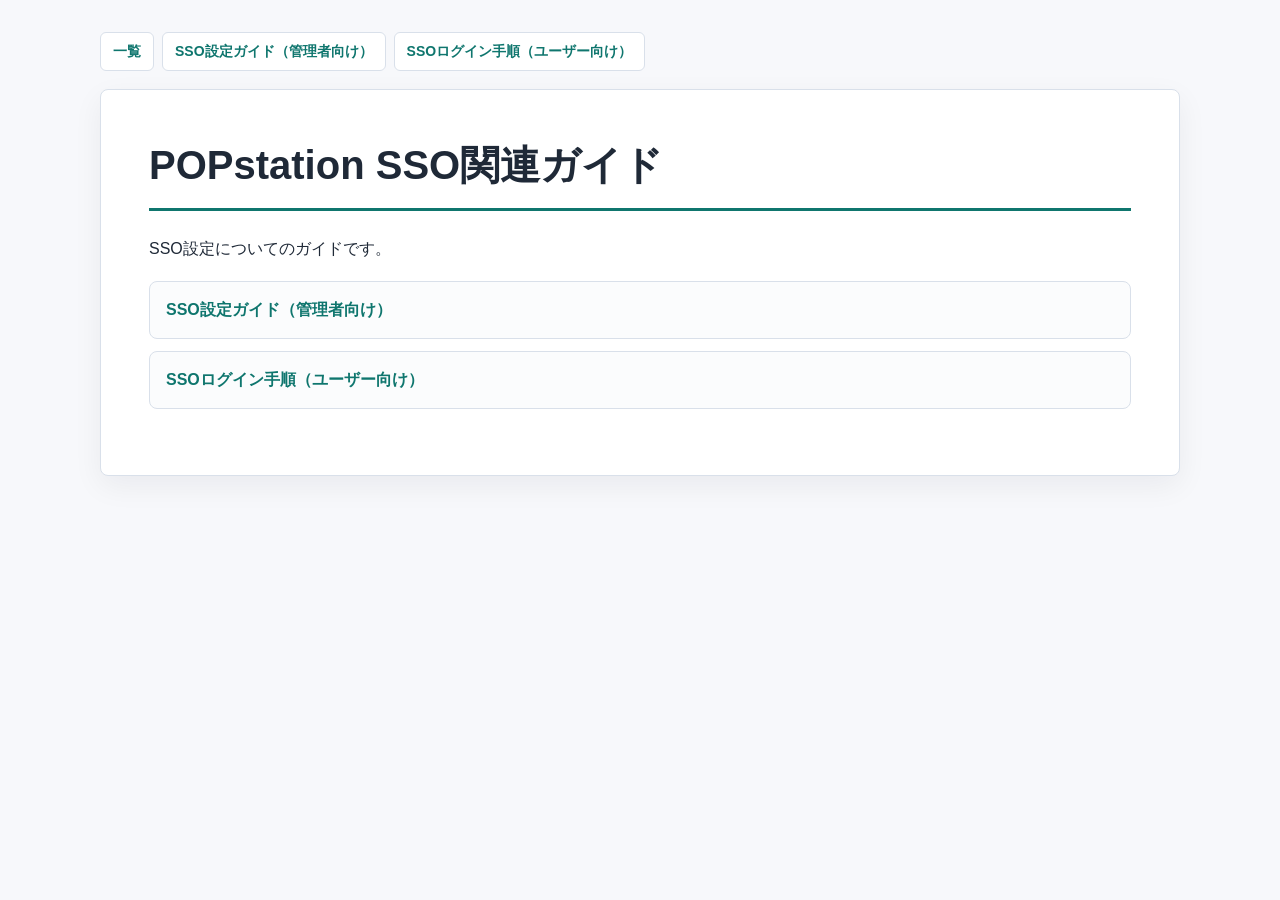
<file: index.html>
<!doctype html>
<html lang="ja">
<head>
  <meta charset="utf-8">
  <meta name="viewport" content="width=device-width, initial-scale=1">
  <title>POPstation SSO関連ガイド</title>
  <link rel="stylesheet" href="style.css">
</head>
<body>
  <div class="page">
    <nav class="doc-nav" aria-label="ドキュメント一覧">
<a href="index.html">一覧</a>
<a href="sso-admin-azure-setup-guide.html">SSO設定ガイド（管理者向け）</a>
<a href="sso-user-login-guide.html">SSOログイン手順（ユーザー向け）</a>
</nav>
    <main>
<h1>POPstation SSO関連ガイド</h1>
<p>SSO設定についてのガイドです。</p>
<ul class="index-list">
<li><a href="sso-admin-azure-setup-guide.html">SSO設定ガイド（管理者向け）</a></li>
<li><a href="sso-user-login-guide.html">SSOログイン手順（ユーザー向け）</a></li>
</ul>
    </main>
  </div>
</body>
</html>
</file>
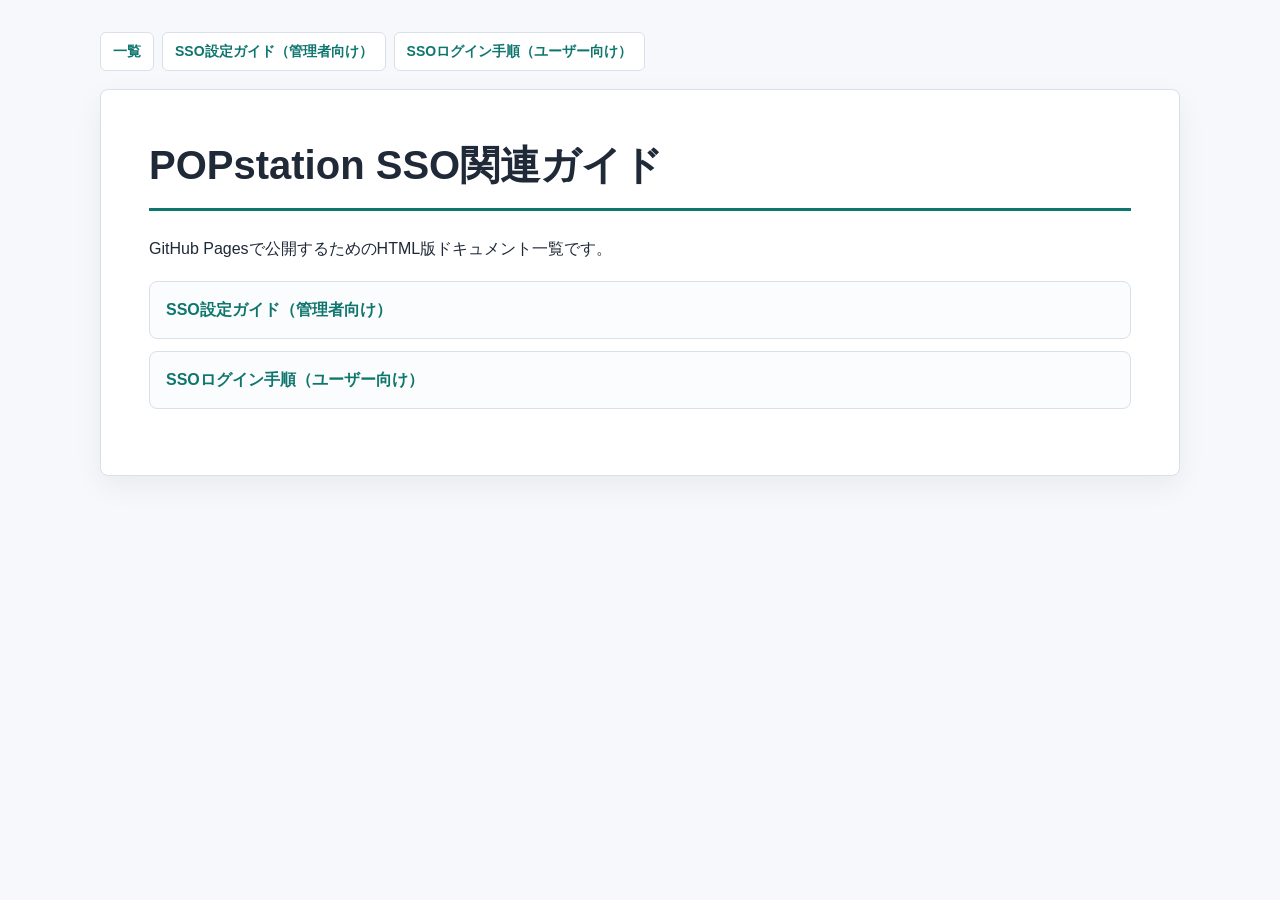
<file: SSO_html/index.html>
<!doctype html>
<html lang="ja">
<head>
  <meta charset="utf-8">
  <meta name="viewport" content="width=device-width, initial-scale=1">
  <title>POPstation SSO関連ガイド</title>
  <link rel="stylesheet" href="style.css">
</head>
<body>
  <div class="page">
    <nav class="doc-nav" aria-label="ドキュメント一覧">
<a href="index.html">一覧</a>
<a href="sso-admin-azure-setup-guide.html">SSO設定ガイド（管理者向け）</a>
<a href="sso-user-login-guide.html">SSOログイン手順（ユーザー向け）</a>
</nav>
    <main>
<h1>POPstation SSO関連ガイド</h1>
<p>GitHub Pagesで公開するためのHTML版ドキュメント一覧です。</p>
<ul class="index-list">
<li><a href="sso-admin-azure-setup-guide.html">SSO設定ガイド（管理者向け）</a></li>
<li><a href="sso-user-login-guide.html">SSOログイン手順（ユーザー向け）</a></li>
</ul>
    </main>
  </div>
</body>
</html>
</file>
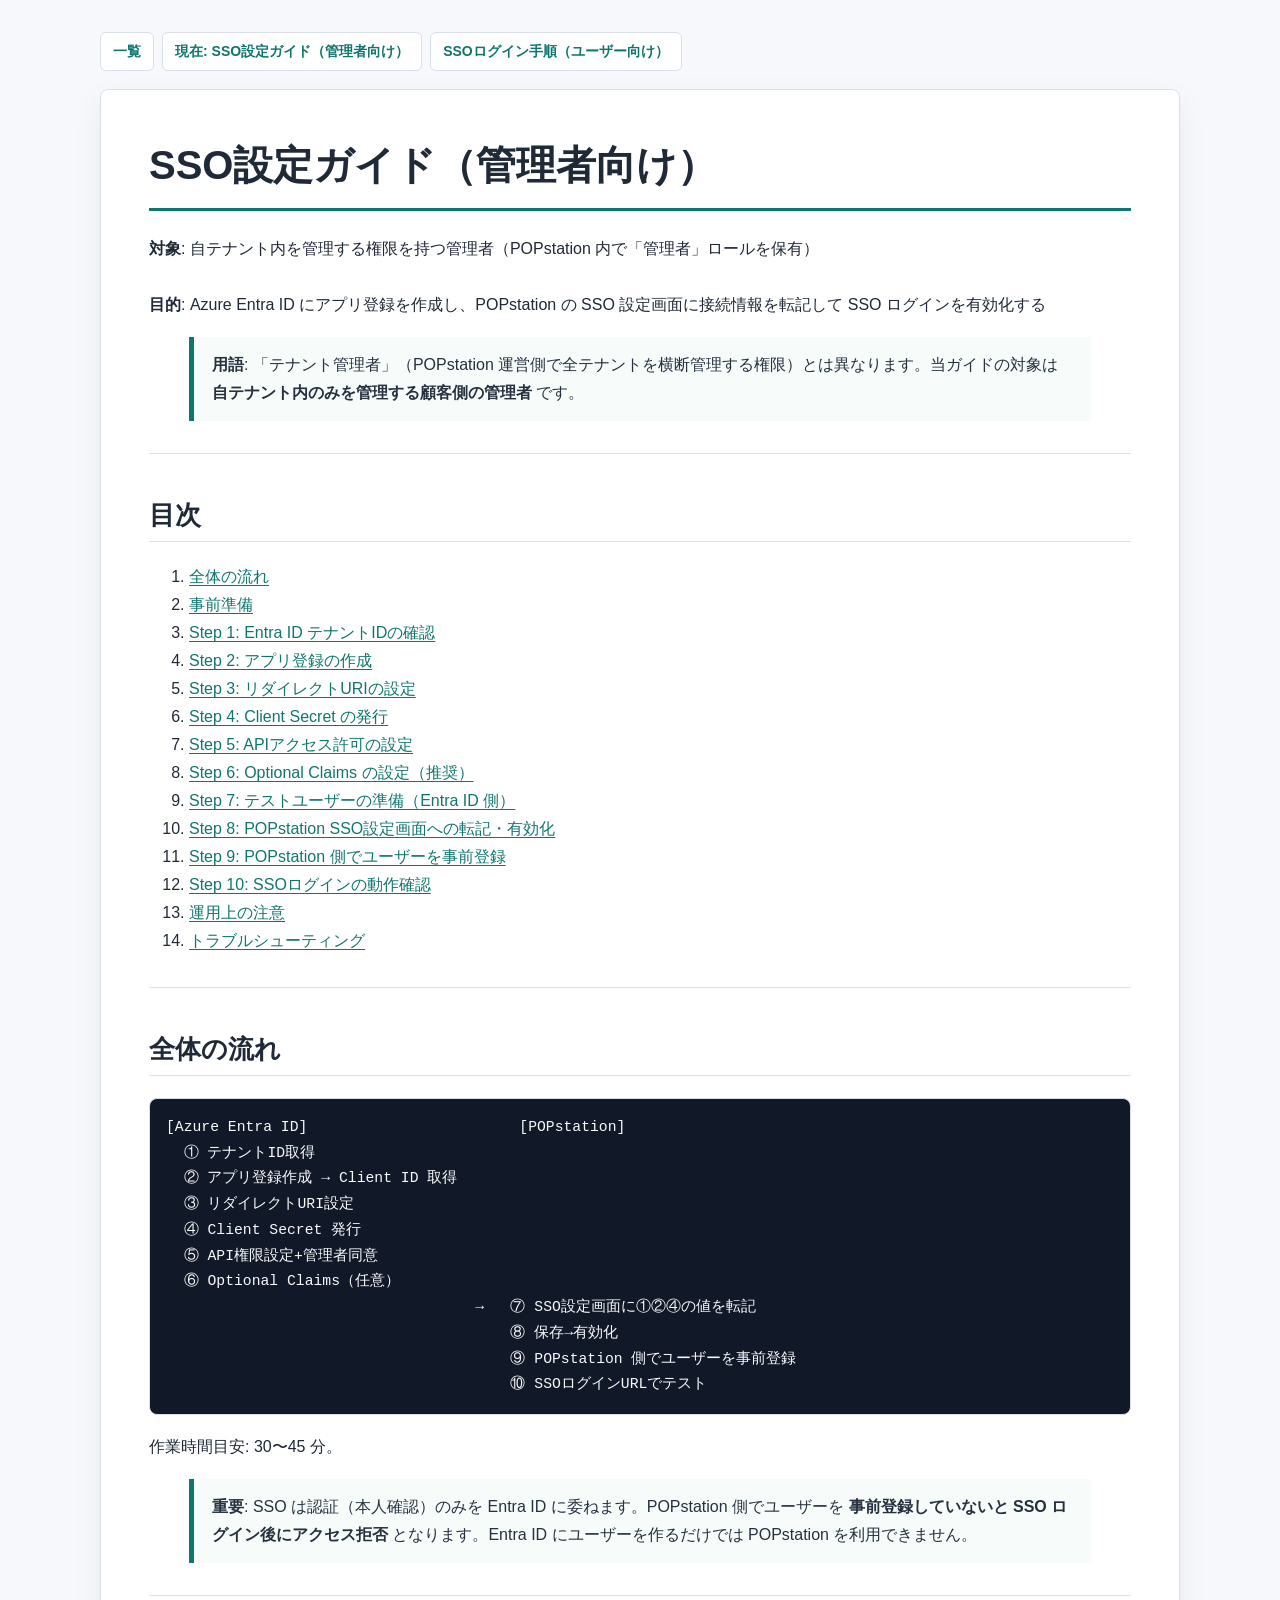
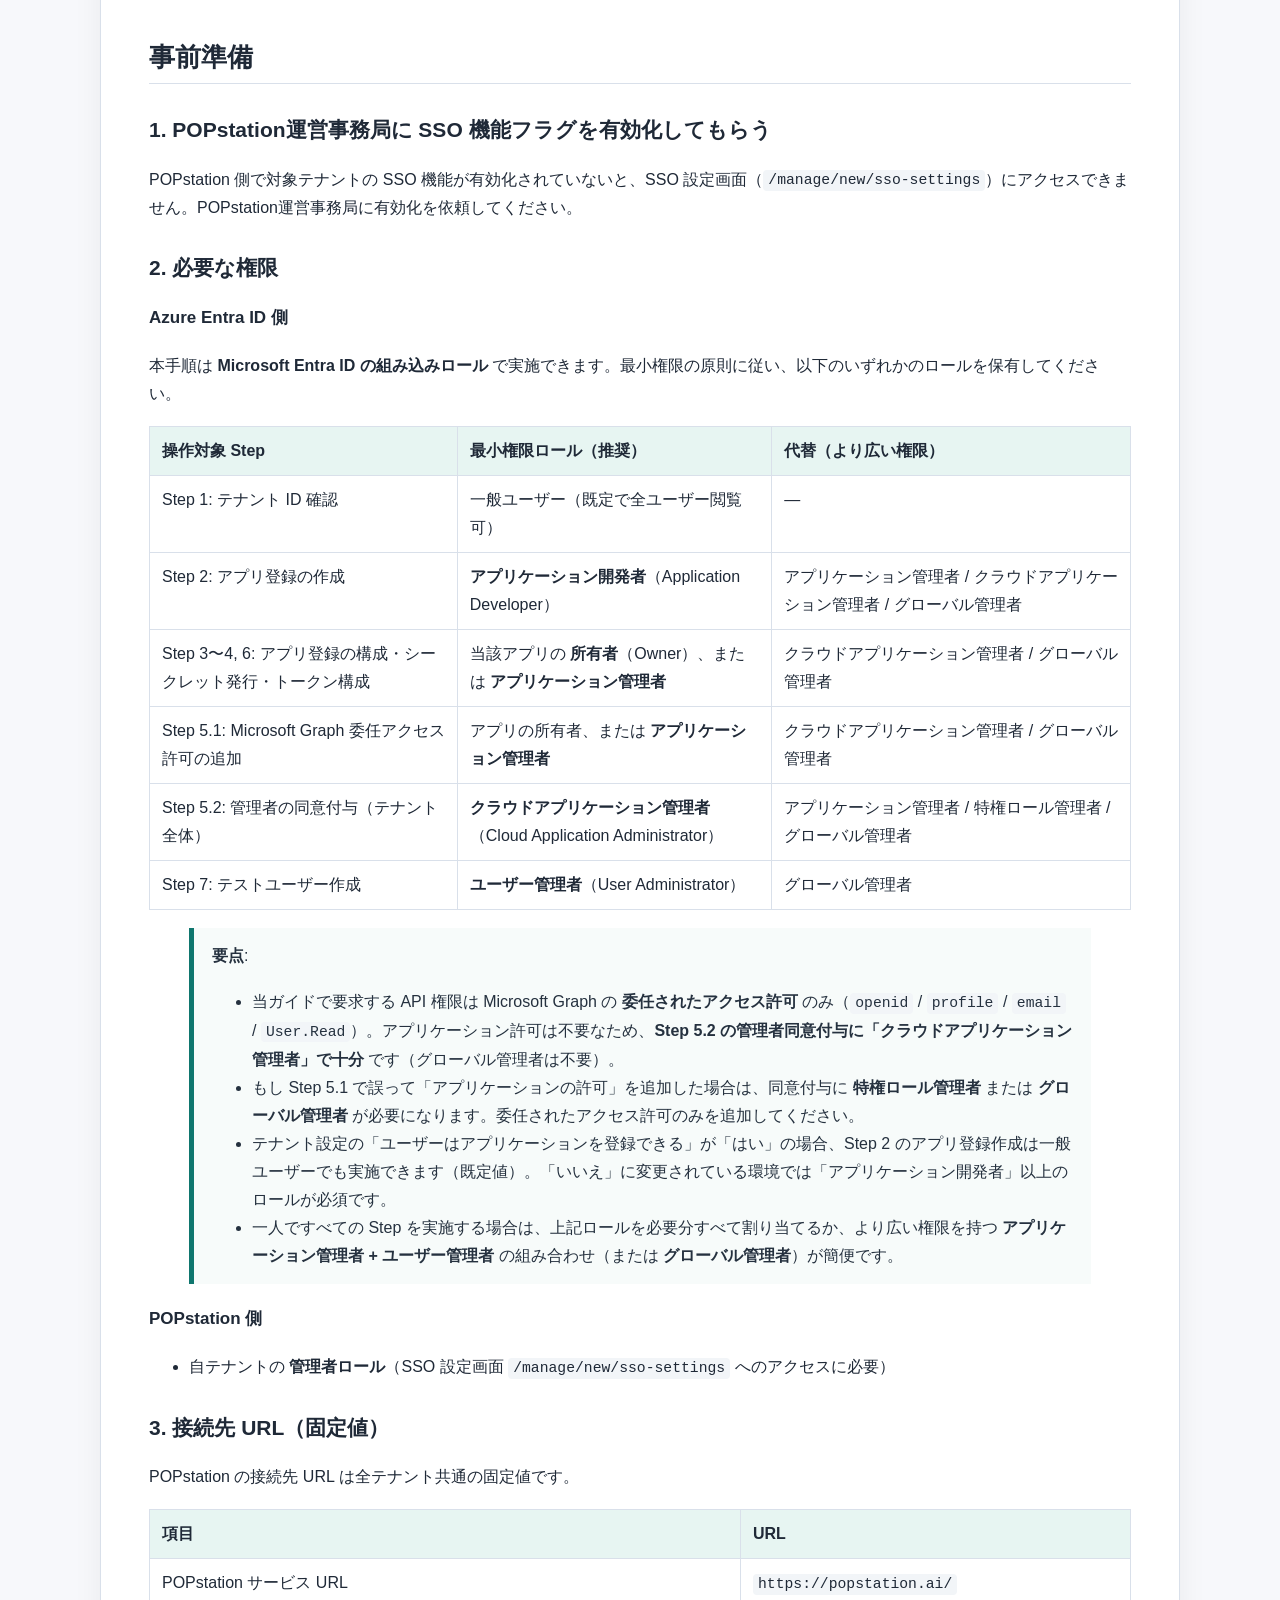
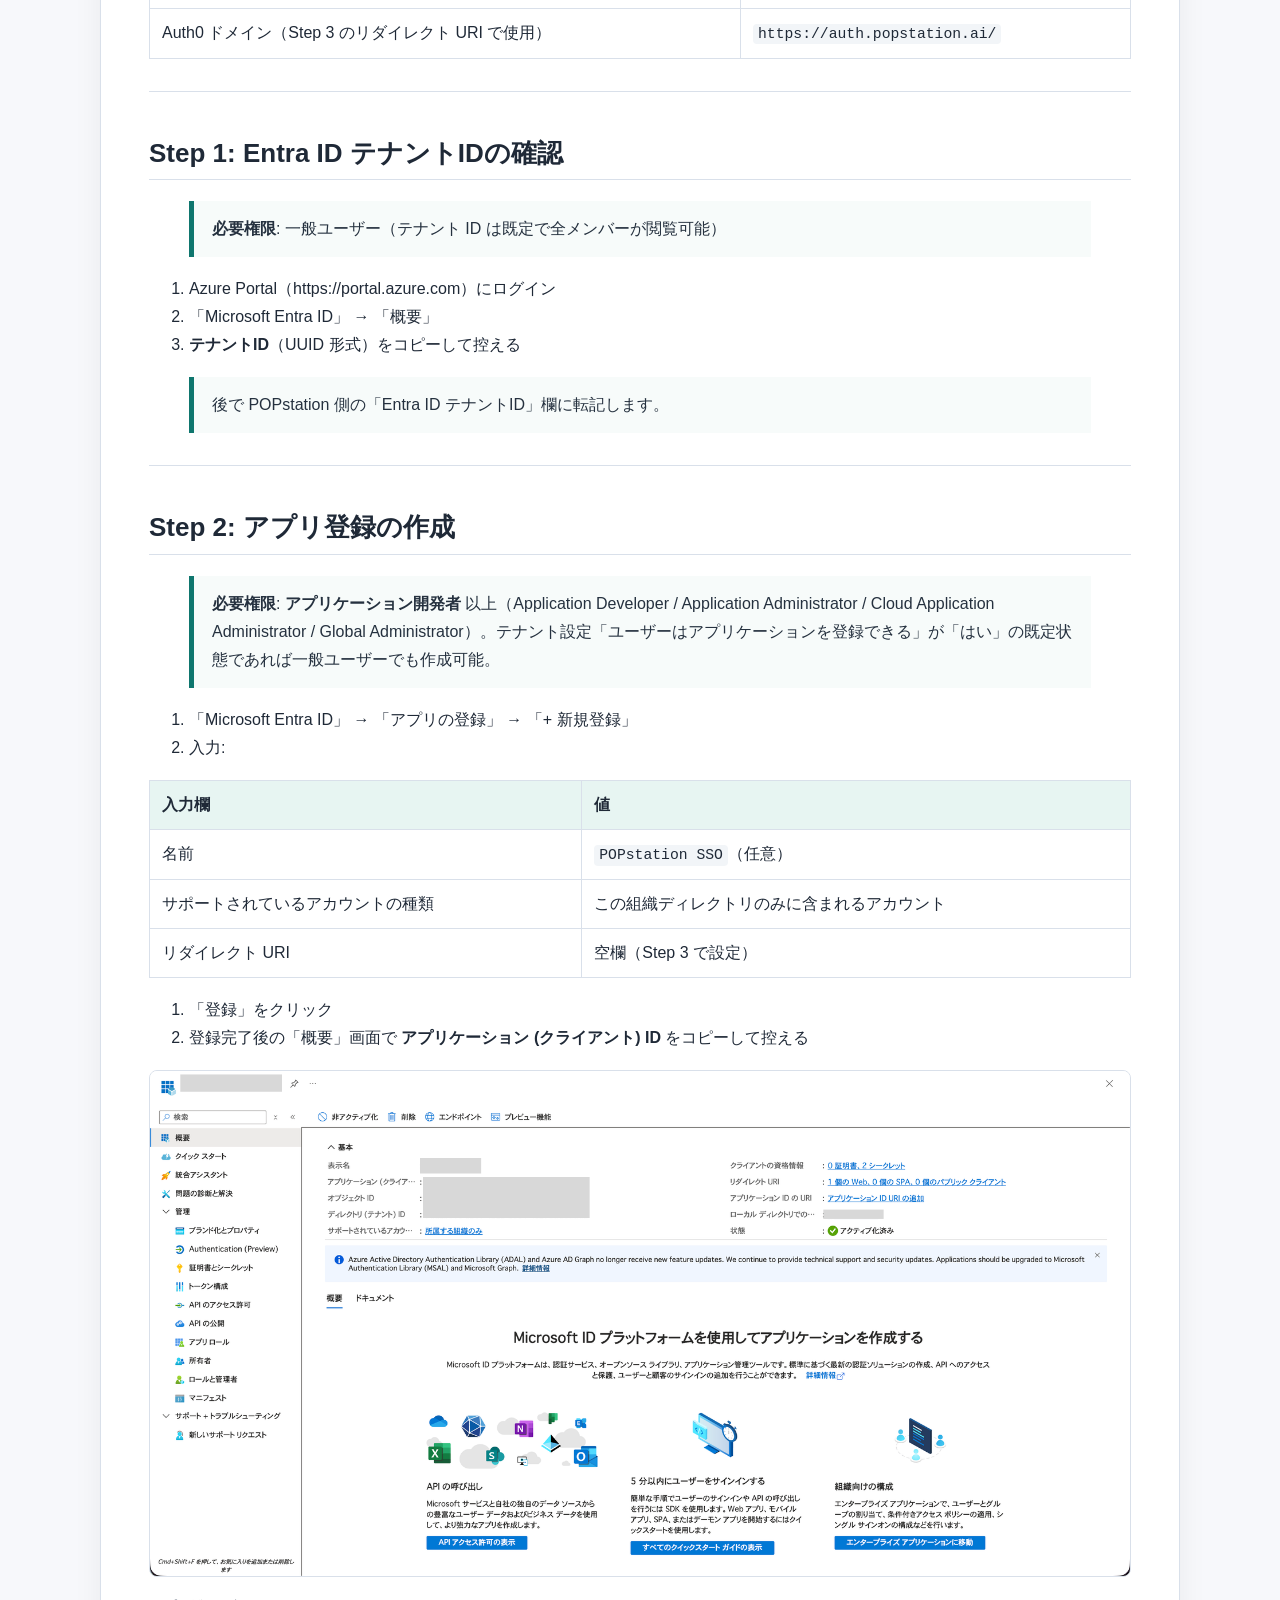
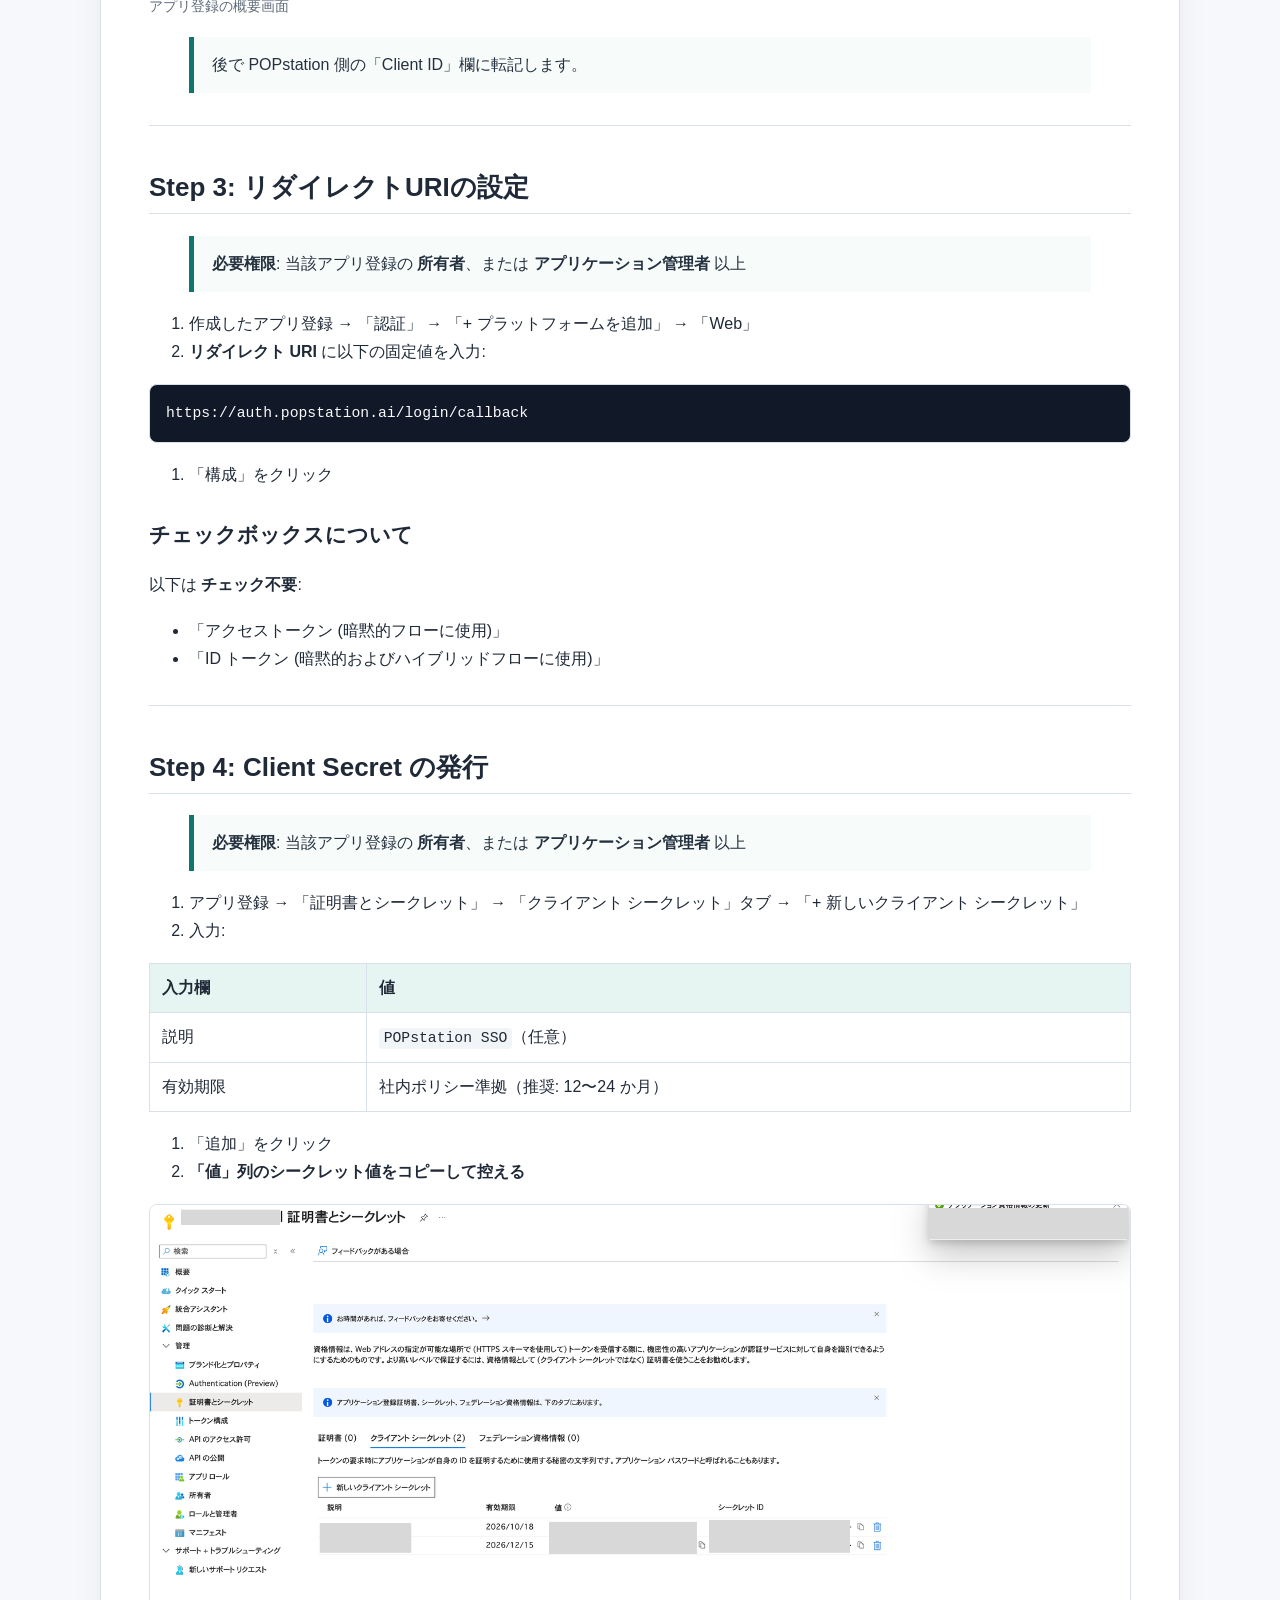
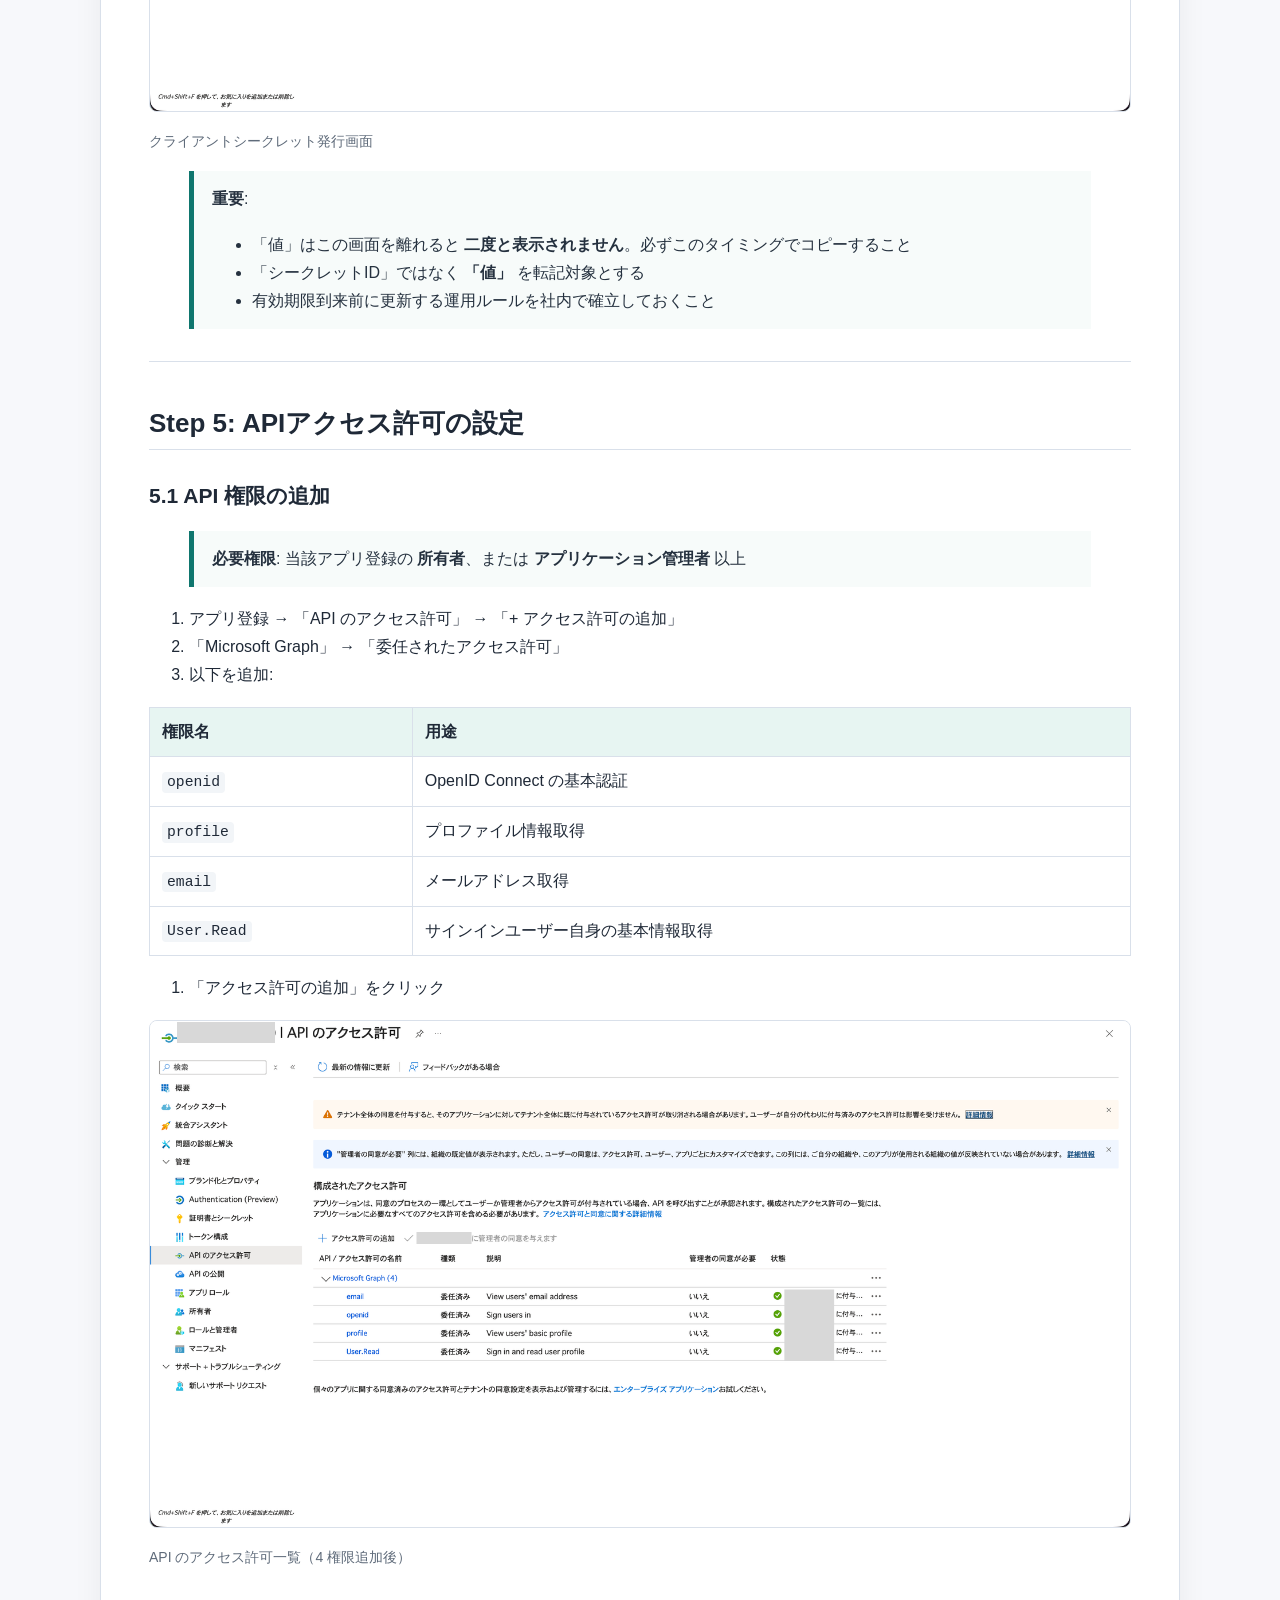
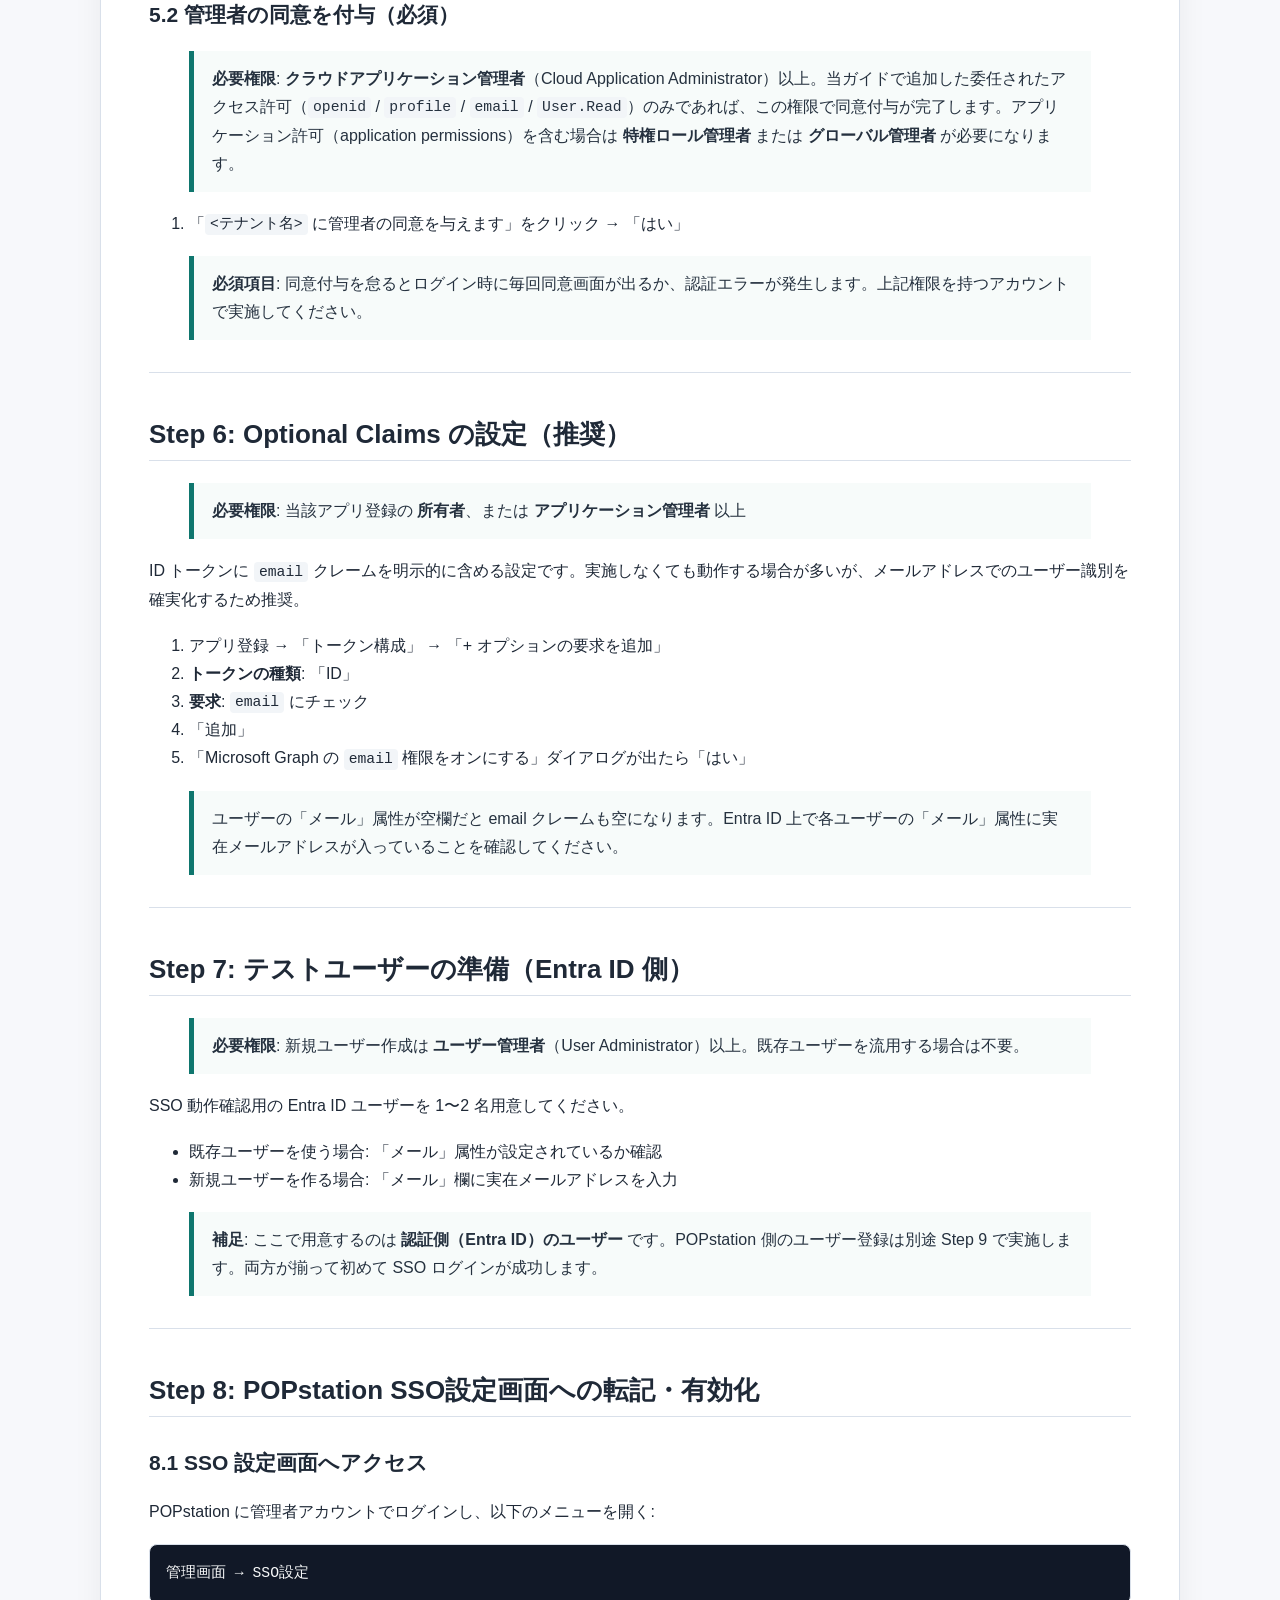
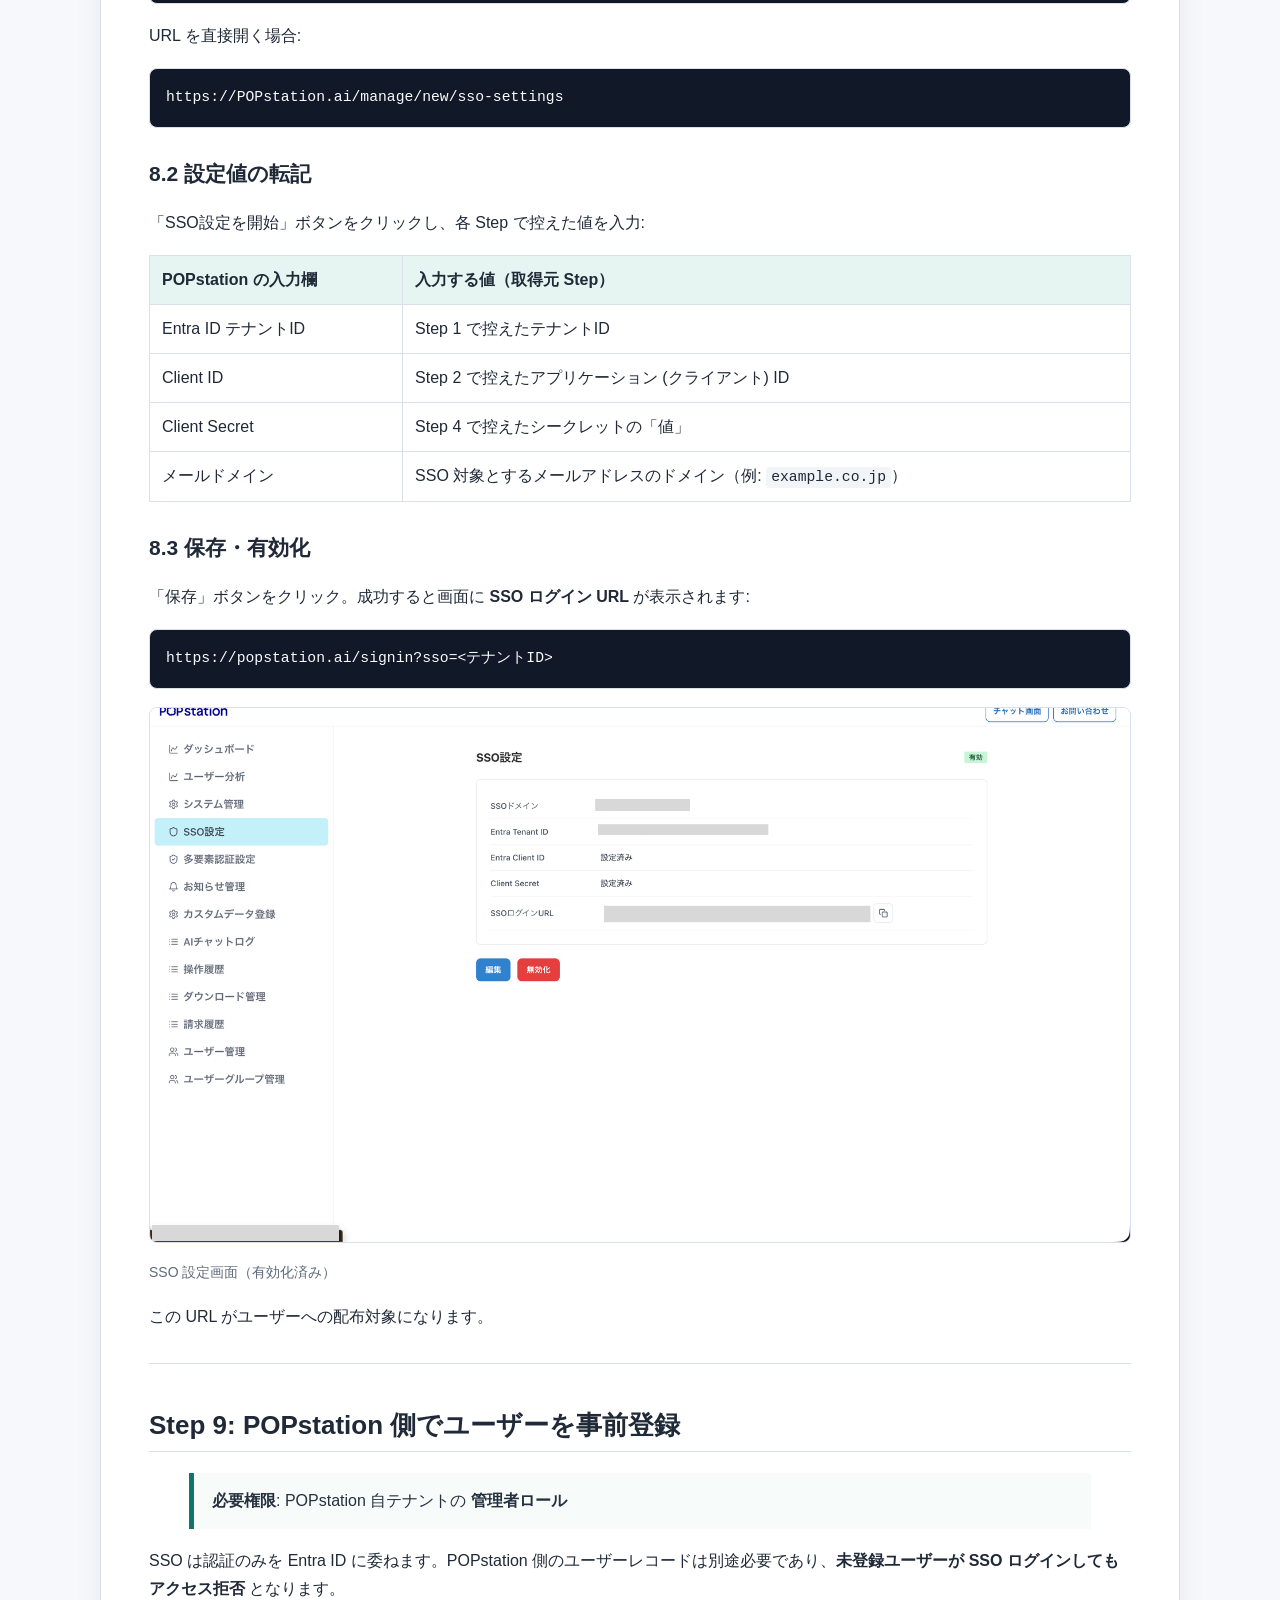
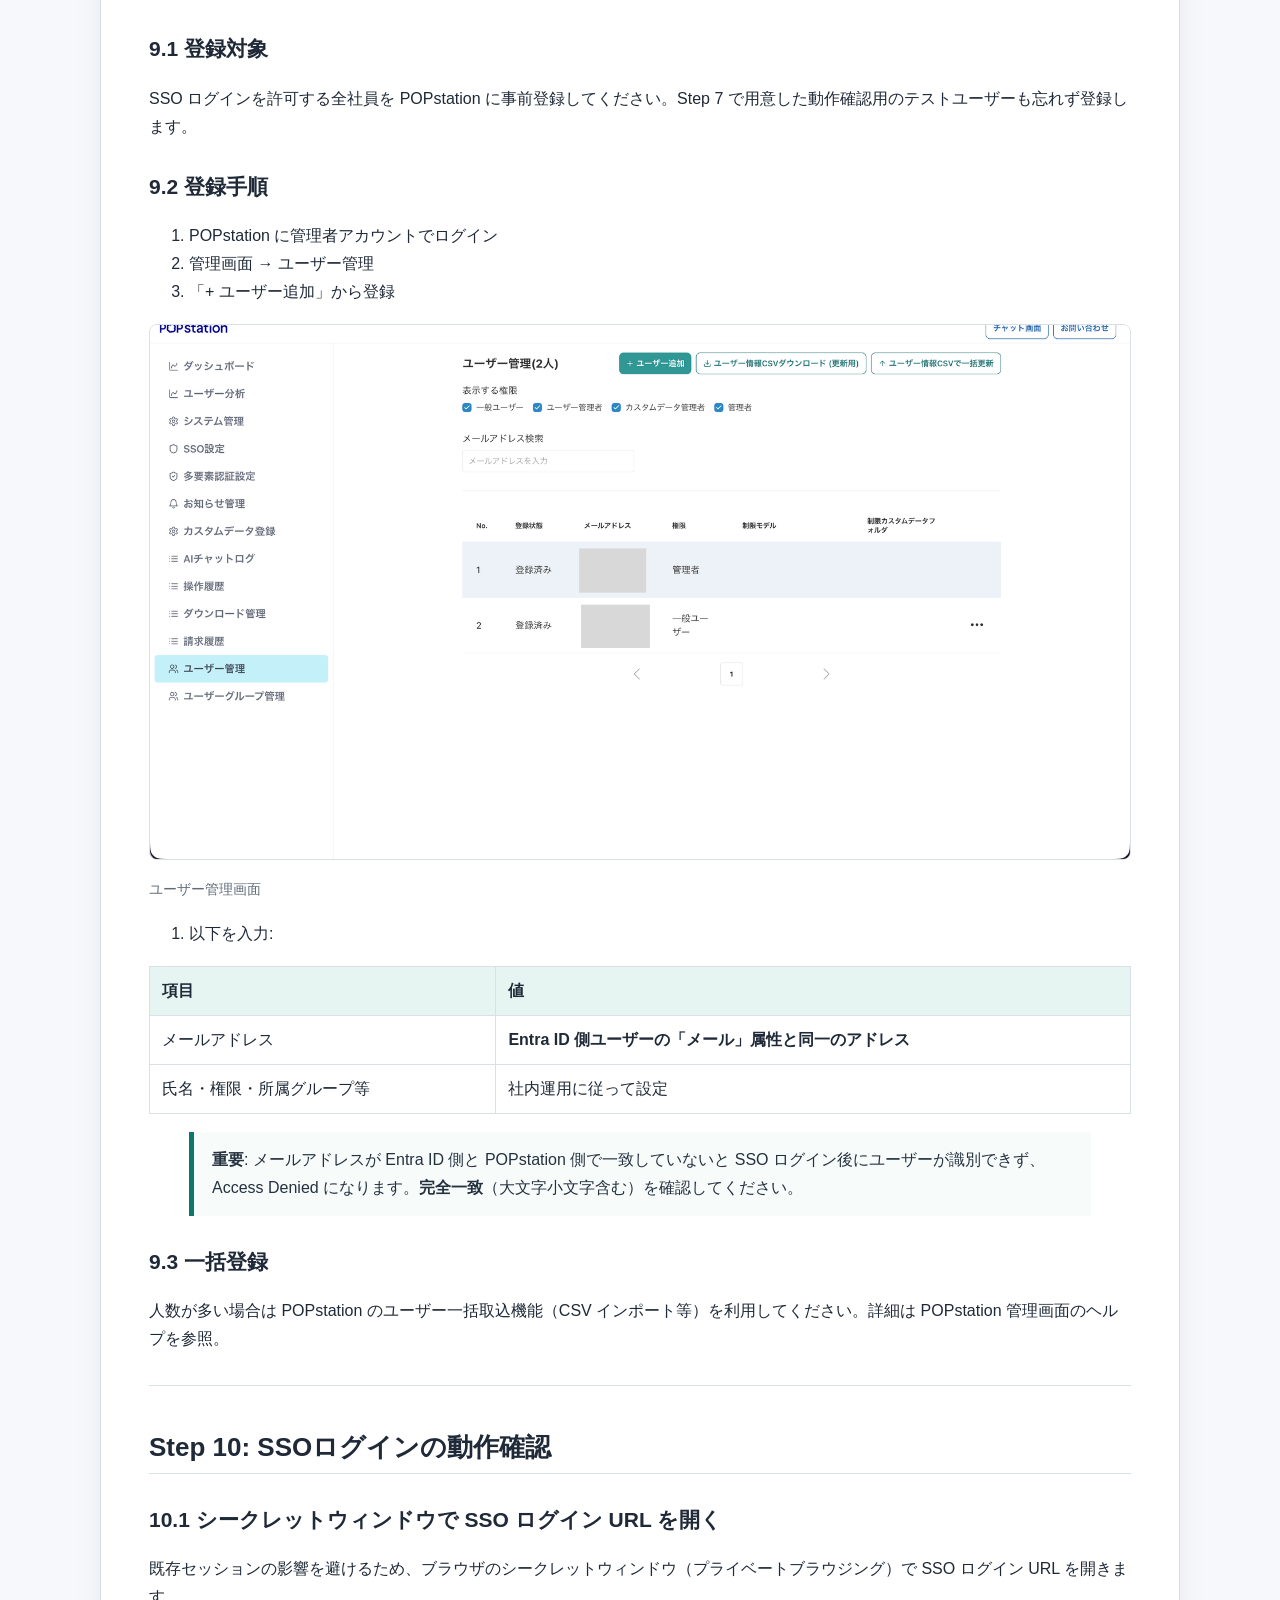
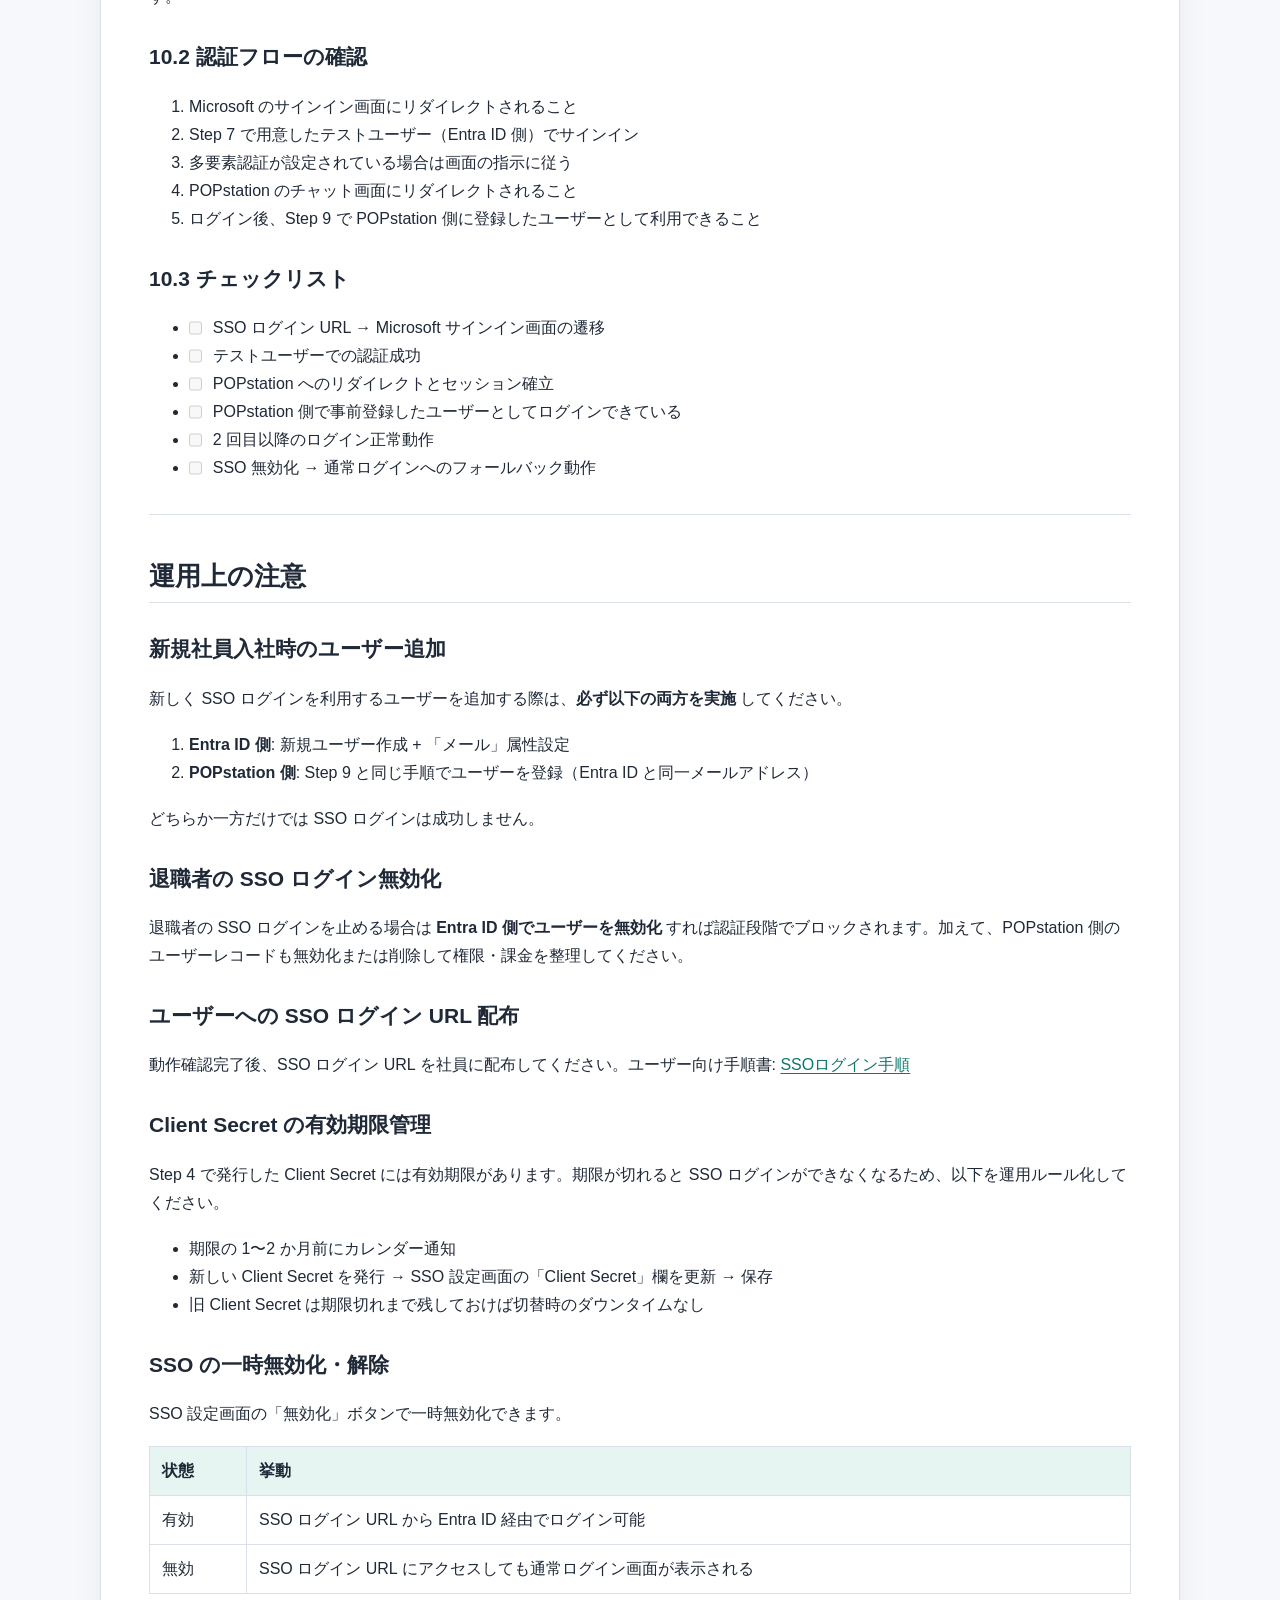
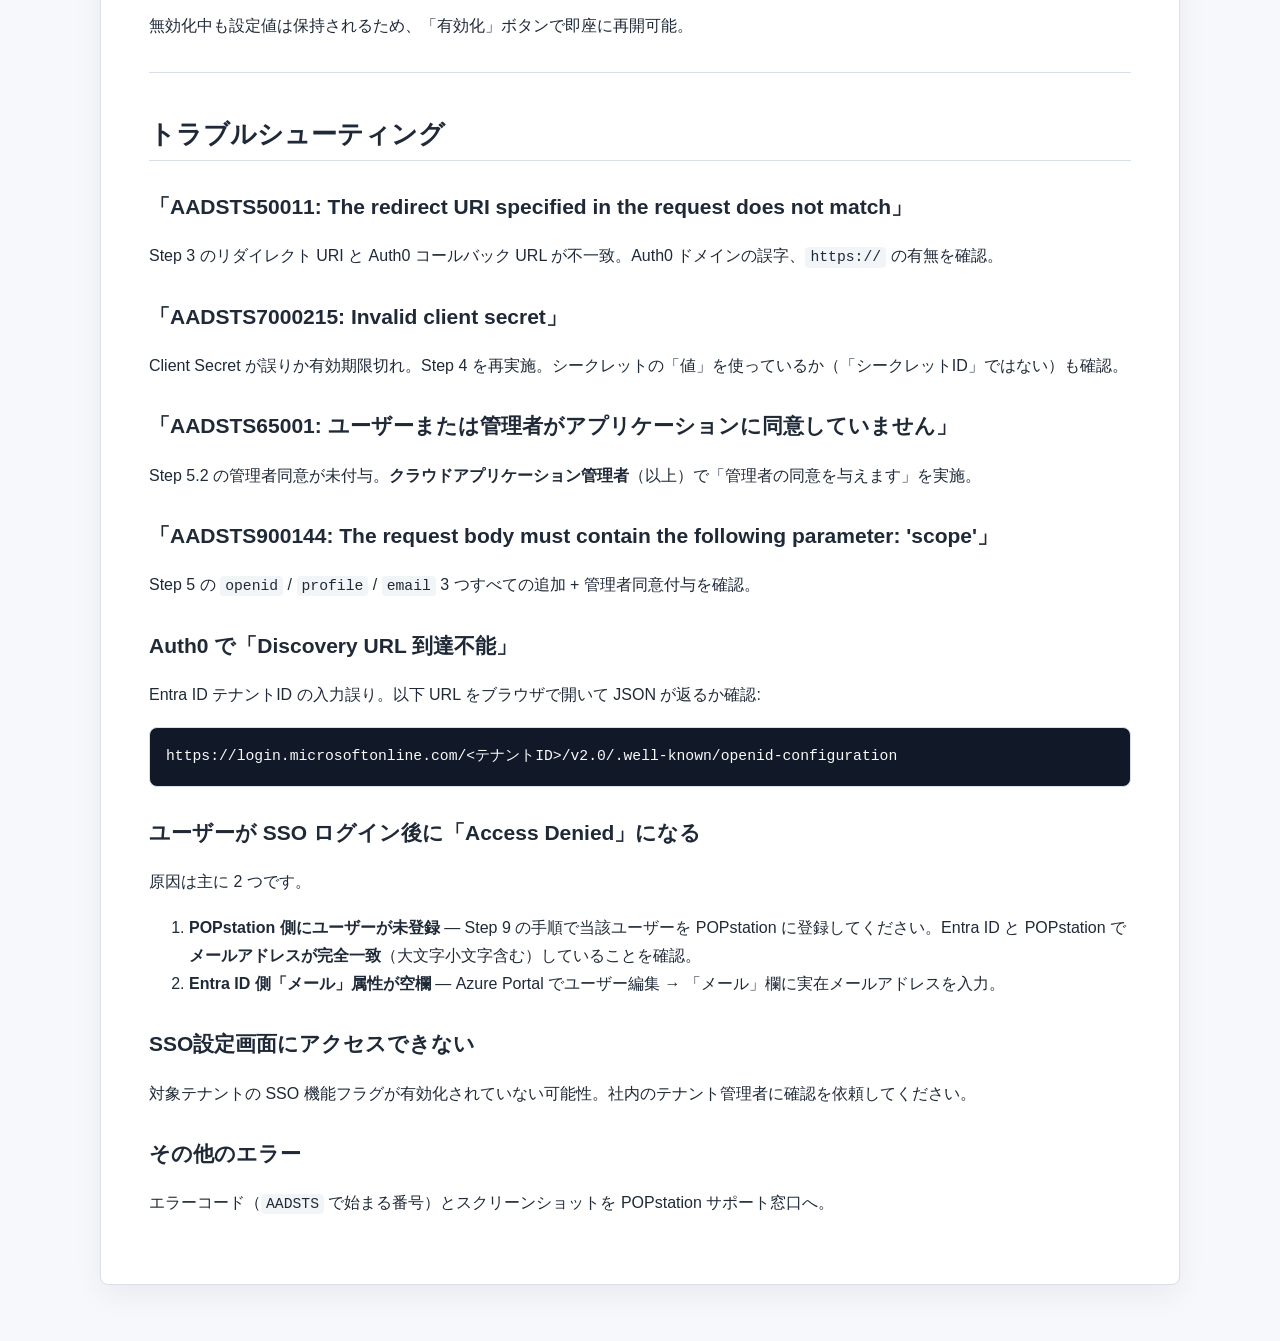
<file: sso-admin-azure-setup-guide.html>
<!doctype html>
<html lang="ja">
<head>
  <meta charset="utf-8">
  <meta name="viewport" content="width=device-width, initial-scale=1">
  <title>SSO設定ガイド（管理者向け）</title>
  <link rel="stylesheet" href="style.css">
</head>
<body>
  <div class="page">
    <nav class="doc-nav" aria-label="ドキュメント一覧">
<a href="index.html">一覧</a>
<a href="sso-admin-azure-setup-guide.html">現在: SSO設定ガイド（管理者向け）</a>
<a href="sso-user-login-guide.html">SSOログイン手順（ユーザー向け）</a>
</nav>
    <main>
<h1 id="sso設定ガイド管理者向け">SSO設定ガイド（管理者向け）</h1>

<p><strong>対象</strong>: 自テナント内を管理する権限を持つ管理者（POPstation 内で「管理者」ロールを保有）<br><br>
<strong>目的</strong>: Azure Entra ID にアプリ登録を作成し、POPstation の SSO 設定画面に接続情報を転記して SSO ログインを有効化する</p>

<blockquote>
<p><strong>用語</strong>: 「テナント管理者」（POPstation 運営側で全テナントを横断管理する権限）とは異なります。当ガイドの対象は <strong>自テナント内のみを管理する顧客側の管理者</strong> です。</p>
</blockquote>

<hr>

<h2 id="目次">目次</h2>

<ol>
<li><a href="#全体の流れ">全体の流れ</a></li>
<li><a href="#事前準備">事前準備</a></li>
<li><a href="#step-1-entra-id-テナントidの確認">Step 1: Entra ID テナントIDの確認</a></li>
<li><a href="#step-2-アプリ登録の作成">Step 2: アプリ登録の作成</a></li>
<li><a href="#step-3-リダイレクトuriの設定">Step 3: リダイレクトURIの設定</a></li>
<li><a href="#step-4-client-secret-の発行">Step 4: Client Secret の発行</a></li>
<li><a href="#step-5-apiアクセス許可の設定">Step 5: APIアクセス許可の設定</a></li>
<li><a href="#step-6-optional-claims-の設定推奨">Step 6: Optional Claims の設定（推奨）</a></li>
<li><a href="#step-7-テストユーザーの準備entra-id-側">Step 7: テストユーザーの準備（Entra ID 側）</a></li>
<li><a href="#step-8-POPstation-sso設定画面への転記有効化">Step 8: POPstation SSO設定画面への転記・有効化</a></li>
<li><a href="#step-9-POPstation-側でユーザーを事前登録">Step 9: POPstation 側でユーザーを事前登録</a></li>
<li><a href="#step-10-ssoログインの動作確認">Step 10: SSOログインの動作確認</a></li>
<li><a href="#運用上の注意">運用上の注意</a></li>
<li><a href="#トラブルシューティング">トラブルシューティング</a></li>
</ol>

<hr>

<h2 id="全体の流れ">全体の流れ</h2>

<pre><code>[Azure Entra ID]                        [POPstation]
  ① テナントID取得
  ② アプリ登録作成 → Client ID 取得
  ③ リダイレクトURI設定
  ④ Client Secret 発行
  ⑤ API権限設定+管理者同意
  ⑥ Optional Claims（任意）
                                   →   ⑦ SSO設定画面に①②④の値を転記
                                       ⑧ 保存→有効化
                                       ⑨ POPstation 側でユーザーを事前登録
                                       ⑩ SSOログインURLでテスト</code></pre>

<p>作業時間目安: 30〜45 分。</p>

<blockquote>
<p><strong>重要</strong>: SSO は認証（本人確認）のみを Entra ID に委ねます。POPstation 側でユーザーを <strong>事前登録していないと SSO ログイン後にアクセス拒否</strong> となります。Entra ID にユーザーを作るだけでは POPstation を利用できません。</p>
</blockquote>

<hr>

<h2 id="事前準備">事前準備</h2>

<h3 id="1.-POPstation運営事務局に-sso-機能フラグを有効化してもらう">1. POPstation運営事務局に SSO 機能フラグを有効化してもらう</h3>

<p>POPstation 側で対象テナントの SSO 機能が有効化されていないと、SSO 設定画面（<code>/manage/new/sso-settings</code>）にアクセスできません。POPstation運営事務局に有効化を依頼してください。</p>

<h3 id="2.-必要な権限">2. 必要な権限</h3>

<h4 id="azure-entra-id-側">Azure Entra ID 側</h4>

<p>本手順は <strong>Microsoft Entra ID の組み込みロール</strong> で実施できます。最小権限の原則に従い、以下のいずれかのロールを保有してください。</p>

<table>
<thead><tr>
<th>操作対象 Step</th>
<th>最小権限ロール（推奨）</th>
<th>代替（より広い権限）</th>
</tr></thead>
<tbody>
<tr>
<td>Step 1: テナント ID 確認</td>
<td>一般ユーザー（既定で全ユーザー閲覧可）</td>
<td>—</td>
</tr>
<tr>
<td>Step 2: アプリ登録の作成</td>
<td><strong>アプリケーション開発者</strong>（Application Developer）</td>
<td>アプリケーション管理者 / クラウドアプリケーション管理者 / グローバル管理者</td>
</tr>
<tr>
<td>Step 3〜4, 6: アプリ登録の構成・シークレット発行・トークン構成</td>
<td>当該アプリの <strong>所有者</strong>（Owner）、または <strong>アプリケーション管理者</strong></td>
<td>クラウドアプリケーション管理者 / グローバル管理者</td>
</tr>
<tr>
<td>Step 5.1: Microsoft Graph 委任アクセス許可の追加</td>
<td>アプリの所有者、または <strong>アプリケーション管理者</strong></td>
<td>クラウドアプリケーション管理者 / グローバル管理者</td>
</tr>
<tr>
<td>Step 5.2: 管理者の同意付与（テナント全体）</td>
<td><strong>クラウドアプリケーション管理者</strong>（Cloud Application Administrator）</td>
<td>アプリケーション管理者 / 特権ロール管理者 / グローバル管理者</td>
</tr>
<tr>
<td>Step 7: テストユーザー作成</td>
<td><strong>ユーザー管理者</strong>（User Administrator）</td>
<td>グローバル管理者</td>
</tr>
</tbody></table>

<blockquote>
<p><strong>要点</strong>:</p>

<ul>
<li>当ガイドで要求する API 権限は Microsoft Graph の <strong>委任されたアクセス許可</strong> のみ（<code>openid</code> / <code>profile</code> / <code>email</code> / <code>User.Read</code>）。アプリケーション許可は不要なため、<strong>Step 5.2 の管理者同意付与に「クラウドアプリケーション管理者」で十分</strong> です（グローバル管理者は不要）。</li>
<li>もし Step 5.1 で誤って「アプリケーションの許可」を追加した場合は、同意付与に <strong>特権ロール管理者</strong> または <strong>グローバル管理者</strong> が必要になります。委任されたアクセス許可のみを追加してください。</li>
<li>テナント設定の「ユーザーはアプリケーションを登録できる」が「はい」の場合、Step 2 のアプリ登録作成は一般ユーザーでも実施できます（既定値）。「いいえ」に変更されている環境では「アプリケーション開発者」以上のロールが必須です。</li>
<li>一人ですべての Step を実施する場合は、上記ロールを必要分すべて割り当てるか、より広い権限を持つ <strong>アプリケーション管理者 + ユーザー管理者</strong> の組み合わせ（または <strong>グローバル管理者</strong>）が簡便です。</li>
</ul>
</blockquote>

<h4 id="POPstation-側">POPstation 側</h4>

<ul>
<li>自テナントの <strong>管理者ロール</strong>（SSO 設定画面 <code>/manage/new/sso-settings</code> へのアクセスに必要）</li>
</ul>

<h3 id="3.-接続先-url固定値">3. 接続先 URL（固定値）</h3>

<p>POPstation の接続先 URL は全テナント共通の固定値です。</p>

<table>
<thead><tr>
<th>項目</th>
<th>URL</th>
</tr></thead>
<tbody>
<tr>
<td>POPstation サービス URL</td>
<td><code>https://popstation.ai/</code></td>
</tr>
<tr>
<td>Auth0 ドメイン（Step 3 のリダイレクト URI で使用）</td>
<td><code>https://auth.popstation.ai/</code></td>
</tr>
</tbody></table>

<hr>

<h2 id="step-1-entra-id-テナントidの確認">Step 1: Entra ID テナントIDの確認</h2>

<blockquote>
<p><strong>必要権限</strong>: 一般ユーザー（テナント ID は既定で全メンバーが閲覧可能）</p>
</blockquote>

<ol>
<li>Azure Portal（https://portal.azure.com）にログイン</li>
<li>「Microsoft Entra ID」 → 「概要」</li>
<li><strong>テナントID</strong>（UUID 形式）をコピーして控える</li>
</ol>

<blockquote>
<p>後で POPstation 側の「Entra ID テナントID」欄に転記します。</p>
</blockquote>

<hr>

<h2 id="step-2-アプリ登録の作成">Step 2: アプリ登録の作成</h2>

<blockquote>
<p><strong>必要権限</strong>: <strong>アプリケーション開発者</strong> 以上（Application Developer / Application Administrator / Cloud Application Administrator / Global Administrator）。テナント設定「ユーザーはアプリケーションを登録できる」が「はい」の既定状態であれば一般ユーザーでも作成可能。</p>
</blockquote>

<ol>
<li>「Microsoft Entra ID」 → 「アプリの登録」 → 「+ 新規登録」</li>
<li>入力:</li>
</ol>

<table>
<thead><tr>
<th>入力欄</th>
<th>値</th>
</tr></thead>
<tbody>
<tr>
<td>名前</td>
<td><code>POPstation SSO</code>（任意）</td>
</tr>
<tr>
<td>サポートされているアカウントの種類</td>
<td>この組織ディレクトリのみに含まれるアカウント</td>
</tr>
<tr>
<td>リダイレクト URI</td>
<td>空欄（Step 3 で設定）</td>
</tr>
</tbody></table>

<ol>
<li>「登録」をクリック</li>
<li>登録完了後の「概要」画面で <strong>アプリケーション (クライアント) ID</strong> をコピーして控える</li>
</ol>

<figure><img src="images/sso/01-azure-app-overview.png" alt="アプリ登録の概要画面"><figcaption>アプリ登録の概要画面</figcaption></figure>

<blockquote>
<p>後で POPstation 側の「Client ID」欄に転記します。</p>
</blockquote>

<hr>

<h2 id="step-3-リダイレクトuriの設定">Step 3: リダイレクトURIの設定</h2>

<blockquote>
<p><strong>必要権限</strong>: 当該アプリ登録の <strong>所有者</strong>、または <strong>アプリケーション管理者</strong> 以上</p>
</blockquote>

<ol>
<li>作成したアプリ登録 → 「認証」 → 「+ プラットフォームを追加」 → 「Web」</li>
<li><strong>リダイレクト URI</strong> に以下の固定値を入力:</li>
</ol>

<pre><code>https://auth.popstation.ai/login/callback</code></pre>

<ol>
<li>「構成」をクリック</li>
</ol>

<h3 id="チェックボックスについて">チェックボックスについて</h3>

<p>以下は <strong>チェック不要</strong>:</p>

<ul>
<li>「アクセストークン (暗黙的フローに使用)」</li>
<li>「ID トークン (暗黙的およびハイブリッドフローに使用)」</li>
</ul>

<hr>

<h2 id="step-4-client-secret-の発行">Step 4: Client Secret の発行</h2>

<blockquote>
<p><strong>必要権限</strong>: 当該アプリ登録の <strong>所有者</strong>、または <strong>アプリケーション管理者</strong> 以上</p>
</blockquote>

<ol>
<li>アプリ登録 → 「証明書とシークレット」 → 「クライアント シークレット」タブ → 「+ 新しいクライアント シークレット」</li>
<li>入力:</li>
</ol>

<table>
<thead><tr>
<th>入力欄</th>
<th>値</th>
</tr></thead>
<tbody>
<tr>
<td>説明</td>
<td><code>POPstation SSO</code>（任意）</td>
</tr>
<tr>
<td>有効期限</td>
<td>社内ポリシー準拠（推奨: 12〜24 か月）</td>
</tr>
</tbody></table>

<ol>
<li>「追加」をクリック</li>
<li><strong>「値」列のシークレット値をコピーして控える</strong></li>
</ol>

<figure><img src="images/sso/02-azure-client-secret.png" alt="クライアントシークレット発行画面"><figcaption>クライアントシークレット発行画面</figcaption></figure>

<blockquote>
<p><strong>重要</strong>:</p>

<ul>
<li>「値」はこの画面を離れると <strong>二度と表示されません</strong>。必ずこのタイミングでコピーすること</li>
<li>「シークレットID」ではなく <strong>「値」</strong> を転記対象とする</li>
<li>有効期限到来前に更新する運用ルールを社内で確立しておくこと</li>
</ul>
</blockquote>

<hr>

<h2 id="step-5-apiアクセス許可の設定">Step 5: APIアクセス許可の設定</h2>

<h3 id="5.1-api-権限の追加">5.1 API 権限の追加</h3>

<blockquote>
<p><strong>必要権限</strong>: 当該アプリ登録の <strong>所有者</strong>、または <strong>アプリケーション管理者</strong> 以上</p>
</blockquote>

<ol>
<li>アプリ登録 → 「API のアクセス許可」 → 「+ アクセス許可の追加」</li>
<li>「Microsoft Graph」 → 「委任されたアクセス許可」</li>
<li>以下を追加:</li>
</ol>

<table>
<thead><tr>
<th>権限名</th>
<th>用途</th>
</tr></thead>
<tbody>
<tr>
<td><code>openid</code></td>
<td>OpenID Connect の基本認証</td>
</tr>
<tr>
<td><code>profile</code></td>
<td>プロファイル情報取得</td>
</tr>
<tr>
<td><code>email</code></td>
<td>メールアドレス取得</td>
</tr>
<tr>
<td><code>User.Read</code></td>
<td>サインインユーザー自身の基本情報取得</td>
</tr>
</tbody></table>

<ol>
<li>「アクセス許可の追加」をクリック</li>
</ol>

<figure><img src="images/sso/03-azure-api-permissions.png" alt="API のアクセス許可一覧（4 権限追加後）"><figcaption>API のアクセス許可一覧（4 権限追加後）</figcaption></figure>

<h3 id="5.2-管理者の同意を付与必須">5.2 管理者の同意を付与（必須）</h3>

<blockquote>
<p><strong>必要権限</strong>: <strong>クラウドアプリケーション管理者</strong>（Cloud Application Administrator）以上。当ガイドで追加した委任されたアクセス許可（<code>openid</code> / <code>profile</code> / <code>email</code> / <code>User.Read</code>）のみであれば、この権限で同意付与が完了します。アプリケーション許可（application permissions）を含む場合は <strong>特権ロール管理者</strong> または <strong>グローバル管理者</strong> が必要になります。</p>
</blockquote>

<ol>
<li>「<code>&lt;テナント名&gt;</code> に管理者の同意を与えます」をクリック → 「はい」</li>
</ol>

<blockquote>
<p><strong>必須項目</strong>: 同意付与を怠るとログイン時に毎回同意画面が出るか、認証エラーが発生します。上記権限を持つアカウントで実施してください。</p>
</blockquote>

<hr>

<h2 id="step-6-optional-claims-の設定推奨">Step 6: Optional Claims の設定（推奨）</h2>

<blockquote>
<p><strong>必要権限</strong>: 当該アプリ登録の <strong>所有者</strong>、または <strong>アプリケーション管理者</strong> 以上</p>
</blockquote>

<p>ID トークンに <code>email</code> クレームを明示的に含める設定です。実施しなくても動作する場合が多いが、メールアドレスでのユーザー識別を確実化するため推奨。</p>

<ol>
<li>アプリ登録 → 「トークン構成」 → 「+ オプションの要求を追加」</li>
<li><strong>トークンの種類</strong>: 「ID」</li>
<li><strong>要求</strong>: <code>email</code> にチェック</li>
<li>「追加」</li>
<li>「Microsoft Graph の <code>email</code> 権限をオンにする」ダイアログが出たら「はい」</li>
</ol>

<blockquote>
<p>ユーザーの「メール」属性が空欄だと email クレームも空になります。Entra ID 上で各ユーザーの「メール」属性に実在メールアドレスが入っていることを確認してください。</p>
</blockquote>

<hr>

<h2 id="step-7-テストユーザーの準備entra-id-側">Step 7: テストユーザーの準備（Entra ID 側）</h2>

<blockquote>
<p><strong>必要権限</strong>: 新規ユーザー作成は <strong>ユーザー管理者</strong>（User Administrator）以上。既存ユーザーを流用する場合は不要。</p>
</blockquote>

<p>SSO 動作確認用の Entra ID ユーザーを 1〜2 名用意してください。</p>

<ul>
<li>既存ユーザーを使う場合: 「メール」属性が設定されているか確認</li>
<li>新規ユーザーを作る場合: 「メール」欄に実在メールアドレスを入力</li>
</ul>

<blockquote>
<p><strong>補足</strong>: ここで用意するのは <strong>認証側（Entra ID）のユーザー</strong> です。POPstation 側のユーザー登録は別途 Step 9 で実施します。両方が揃って初めて SSO ログインが成功します。</p>
</blockquote>

<hr>

<h2 id="step-8-POPstation-sso設定画面への転記有効化">Step 8: POPstation SSO設定画面への転記・有効化</h2>

<h3 id="8.1-sso-設定画面へアクセス">8.1 SSO 設定画面へアクセス</h3>

<p>POPstation に管理者アカウントでログインし、以下のメニューを開く:</p>

<pre><code>管理画面 → SSO設定</code></pre>

<p>URL を直接開く場合:</p>

<pre><code>https://POPstation.ai/manage/new/sso-settings</code></pre>

<h3 id="8.2-設定値の転記">8.2 設定値の転記</h3>

<p>「SSO設定を開始」ボタンをクリックし、各 Step で控えた値を入力:</p>

<table>
<thead><tr>
<th>POPstation の入力欄</th>
<th>入力する値（取得元 Step）</th>
</tr></thead>
<tbody>
<tr>
<td>Entra ID テナントID</td>
<td>Step 1 で控えたテナントID</td>
</tr>
<tr>
<td>Client ID</td>
<td>Step 2 で控えたアプリケーション (クライアント) ID</td>
</tr>
<tr>
<td>Client Secret</td>
<td>Step 4 で控えたシークレットの「値」</td>
</tr>
<tr>
<td>メールドメイン</td>
<td>SSO 対象とするメールアドレスのドメイン（例: <code>example.co.jp</code>）</td>
</tr>
</tbody></table>

<h3 id="8.3-保存有効化">8.3 保存・有効化</h3>

<p>「保存」ボタンをクリック。成功すると画面に <strong>SSO ログイン URL</strong> が表示されます:</p>

<pre><code>https://popstation.ai/signin?sso=&lt;テナントID&gt;</code></pre>

<figure><img src="images/sso/04-popstation-sso-settings.png" alt="SSO 設定画面（有効化済み）"><figcaption>SSO 設定画面（有効化済み）</figcaption></figure>

<p>この URL がユーザーへの配布対象になります。</p>

<hr>

<h2 id="step-9-POPstation-側でユーザーを事前登録">Step 9: POPstation 側でユーザーを事前登録</h2>

<blockquote>
<p><strong>必要権限</strong>: POPstation 自テナントの <strong>管理者ロール</strong></p>
</blockquote>

<p>SSO は認証のみを Entra ID に委ねます。POPstation 側のユーザーレコードは別途必要であり、<strong>未登録ユーザーが SSO ログインしてもアクセス拒否</strong> となります。</p>

<h3 id="9.1-登録対象">9.1 登録対象</h3>

<p>SSO ログインを許可する全社員を POPstation に事前登録してください。Step 7 で用意した動作確認用のテストユーザーも忘れず登録します。</p>

<h3 id="9.2-登録手順">9.2 登録手順</h3>

<ol>
<li>POPstation に管理者アカウントでログイン</li>
<li>管理画面 → ユーザー管理</li>
<li>「+ ユーザー追加」から登録</li>
</ol>

<figure><img src="images/sso/05-popstation-user-add.png" alt="ユーザー管理画面"><figcaption>ユーザー管理画面</figcaption></figure>

<ol>
<li>以下を入力:</li>
</ol>

<table>
<thead><tr>
<th>項目</th>
<th>値</th>
</tr></thead>
<tbody>
<tr>
<td>メールアドレス</td>
<td><strong>Entra ID 側ユーザーの「メール」属性と同一のアドレス</strong></td>
</tr>
<tr>
<td>氏名・権限・所属グループ等</td>
<td>社内運用に従って設定</td>
</tr>
</tbody></table>

<blockquote>
<p><strong>重要</strong>: メールアドレスが Entra ID 側と POPstation 側で一致していないと SSO ログイン後にユーザーが識別できず、Access Denied になります。<strong>完全一致</strong>（大文字小文字含む）を確認してください。</p>
</blockquote>

<h3 id="9.3-一括登録">9.3 一括登録</h3>

<p>人数が多い場合は POPstation のユーザー一括取込機能（CSV インポート等）を利用してください。詳細は POPstation 管理画面のヘルプを参照。</p>

<hr>

<h2 id="step-10-ssoログインの動作確認">Step 10: SSOログインの動作確認</h2>

<h3 id="10.1-シークレットウィンドウで-sso-ログイン-url-を開く">10.1 シークレットウィンドウで SSO ログイン URL を開く</h3>

<p>既存セッションの影響を避けるため、ブラウザのシークレットウィンドウ（プライベートブラウジング）で SSO ログイン URL を開きます。</p>

<h3 id="10.2-認証フローの確認">10.2 認証フローの確認</h3>

<ol>
<li>Microsoft のサインイン画面にリダイレクトされること</li>
<li>Step 7 で用意したテストユーザー（Entra ID 側）でサインイン</li>
<li>多要素認証が設定されている場合は画面の指示に従う</li>
<li>POPstation のチャット画面にリダイレクトされること</li>
<li>ログイン後、Step 9 で POPstation 側に登録したユーザーとして利用できること</li>
</ol>

<h3 id="10.3-チェックリスト">10.3 チェックリスト</h3>

<ul>
<li><input class="task-checkbox" type="checkbox" disabled> SSO ログイン URL → Microsoft サインイン画面の遷移</li>
<li><input class="task-checkbox" type="checkbox" disabled> テストユーザーでの認証成功</li>
<li><input class="task-checkbox" type="checkbox" disabled> POPstation へのリダイレクトとセッション確立</li>
<li><input class="task-checkbox" type="checkbox" disabled> POPstation 側で事前登録したユーザーとしてログインできている</li>
<li><input class="task-checkbox" type="checkbox" disabled> 2 回目以降のログイン正常動作</li>
<li><input class="task-checkbox" type="checkbox" disabled> SSO 無効化 → 通常ログインへのフォールバック動作</li>
</ul>

<hr>

<h2 id="運用上の注意">運用上の注意</h2>

<h3 id="新規社員入社時のユーザー追加">新規社員入社時のユーザー追加</h3>

<p>新しく SSO ログインを利用するユーザーを追加する際は、<strong>必ず以下の両方を実施</strong> してください。</p>

<ol>
<li><strong>Entra ID 側</strong>: 新規ユーザー作成 + 「メール」属性設定</li>
<li><strong>POPstation 側</strong>: Step 9 と同じ手順でユーザーを登録（Entra ID と同一メールアドレス）</li>
</ol>

<p>どちらか一方だけでは SSO ログインは成功しません。</p>

<h3 id="退職者の-sso-ログイン無効化">退職者の SSO ログイン無効化</h3>

<p>退職者の SSO ログインを止める場合は <strong>Entra ID 側でユーザーを無効化</strong> すれば認証段階でブロックされます。加えて、POPstation 側のユーザーレコードも無効化または削除して権限・課金を整理してください。</p>

<h3 id="ユーザーへの-sso-ログイン-url-配布">ユーザーへの SSO ログイン URL 配布</h3>

<p>動作確認完了後、SSO ログイン URL を社員に配布してください。ユーザー向け手順書: <a href="./sso-user-login-guide.html">SSOログイン手順</a></p>

<h3 id="client-secret-の有効期限管理">Client Secret の有効期限管理</h3>

<p>Step 4 で発行した Client Secret には有効期限があります。期限が切れると SSO ログインができなくなるため、以下を運用ルール化してください。</p>

<ul>
<li>期限の 1〜2 か月前にカレンダー通知</li>
<li>新しい Client Secret を発行 → SSO 設定画面の「Client Secret」欄を更新 → 保存</li>
<li>旧 Client Secret は期限切れまで残しておけば切替時のダウンタイムなし</li>
</ul>

<h3 id="sso-の一時無効化解除">SSO の一時無効化・解除</h3>

<p>SSO 設定画面の「無効化」ボタンで一時無効化できます。</p>

<table>
<thead><tr>
<th>状態</th>
<th>挙動</th>
</tr></thead>
<tbody>
<tr>
<td>有効</td>
<td>SSO ログイン URL から Entra ID 経由でログイン可能</td>
</tr>
<tr>
<td>無効</td>
<td>SSO ログイン URL にアクセスしても通常ログイン画面が表示される</td>
</tr>
</tbody></table>

<p>無効化中も設定値は保持されるため、「有効化」ボタンで即座に再開可能。</p>

<hr>

<h2 id="トラブルシューティング">トラブルシューティング</h2>

<h3 id="aadsts50011-the-redirect-uri-specified-in-the-request-does-not-match">「AADSTS50011: The redirect URI specified in the request does not match」</h3>

<p>Step 3 のリダイレクト URI と Auth0 コールバック URL が不一致。Auth0 ドメインの誤字、<code>https://</code> の有無を確認。</p>

<h3 id="aadsts7000215-invalid-client-secret">「AADSTS7000215: Invalid client secret」</h3>

<p>Client Secret が誤りか有効期限切れ。Step 4 を再実施。シークレットの「値」を使っているか（「シークレットID」ではない）も確認。</p>

<h3 id="aadsts65001-ユーザーまたは管理者がアプリケーションに同意していません">「AADSTS65001: ユーザーまたは管理者がアプリケーションに同意していません」</h3>

<p>Step 5.2 の管理者同意が未付与。<strong>クラウドアプリケーション管理者</strong>（以上）で「管理者の同意を与えます」を実施。</p>

<h3 id="aadsts900144-the-request-body-must-contain-the-following-parameter-&#x27;scope&#x27;">「AADSTS900144: The request body must contain the following parameter: &#x27;scope&#x27;」</h3>

<p>Step 5 の <code>openid</code> / <code>profile</code> / <code>email</code> 3 つすべての追加 + 管理者同意付与を確認。</p>

<h3 id="auth0-でdiscovery-url-到達不能">Auth0 で「Discovery URL 到達不能」</h3>

<p>Entra ID テナントID の入力誤り。以下 URL をブラウザで開いて JSON が返るか確認:</p>

<pre><code>https://login.microsoftonline.com/&lt;テナントID&gt;/v2.0/.well-known/openid-configuration</code></pre>

<h3 id="ユーザーが-sso-ログイン後にaccess-deniedになる">ユーザーが SSO ログイン後に「Access Denied」になる</h3>

<p>原因は主に 2 つです。</p>

<ol>
<li><strong>POPstation 側にユーザーが未登録</strong> — Step 9 の手順で当該ユーザーを POPstation に登録してください。Entra ID と POPstation で <strong>メールアドレスが完全一致</strong>（大文字小文字含む）していることを確認。</li>
<li><strong>Entra ID 側「メール」属性が空欄</strong> — Azure Portal でユーザー編集 → 「メール」欄に実在メールアドレスを入力。</li>
</ol>

<h3 id="sso設定画面にアクセスできない">SSO設定画面にアクセスできない</h3>

<p>対象テナントの SSO 機能フラグが有効化されていない可能性。社内のテナント管理者に確認を依頼してください。</p>

<h3 id="その他のエラー">その他のエラー</h3>

<p>エラーコード（<code>AADSTS</code> で始まる番号）とスクリーンショットを POPstation サポート窓口へ。</p>
    </main>
  </div>
</body>
</html>
</file>
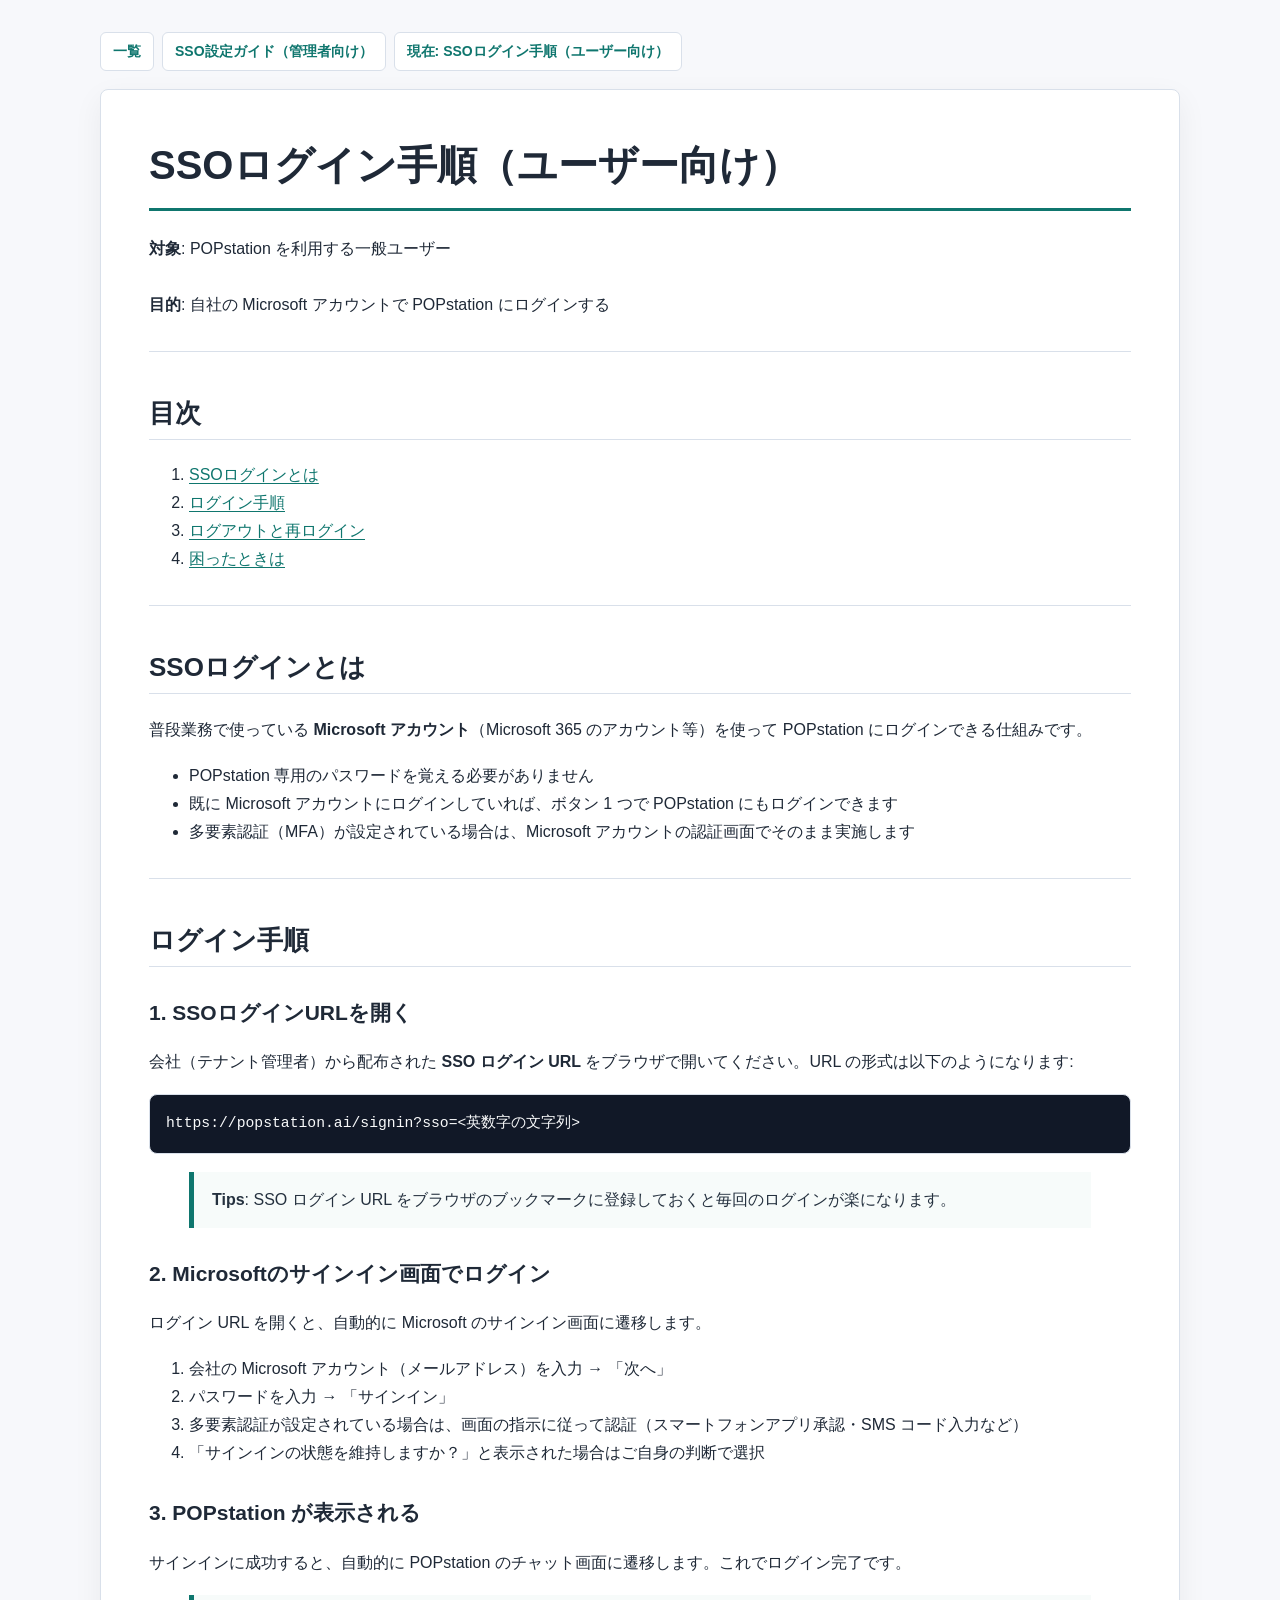
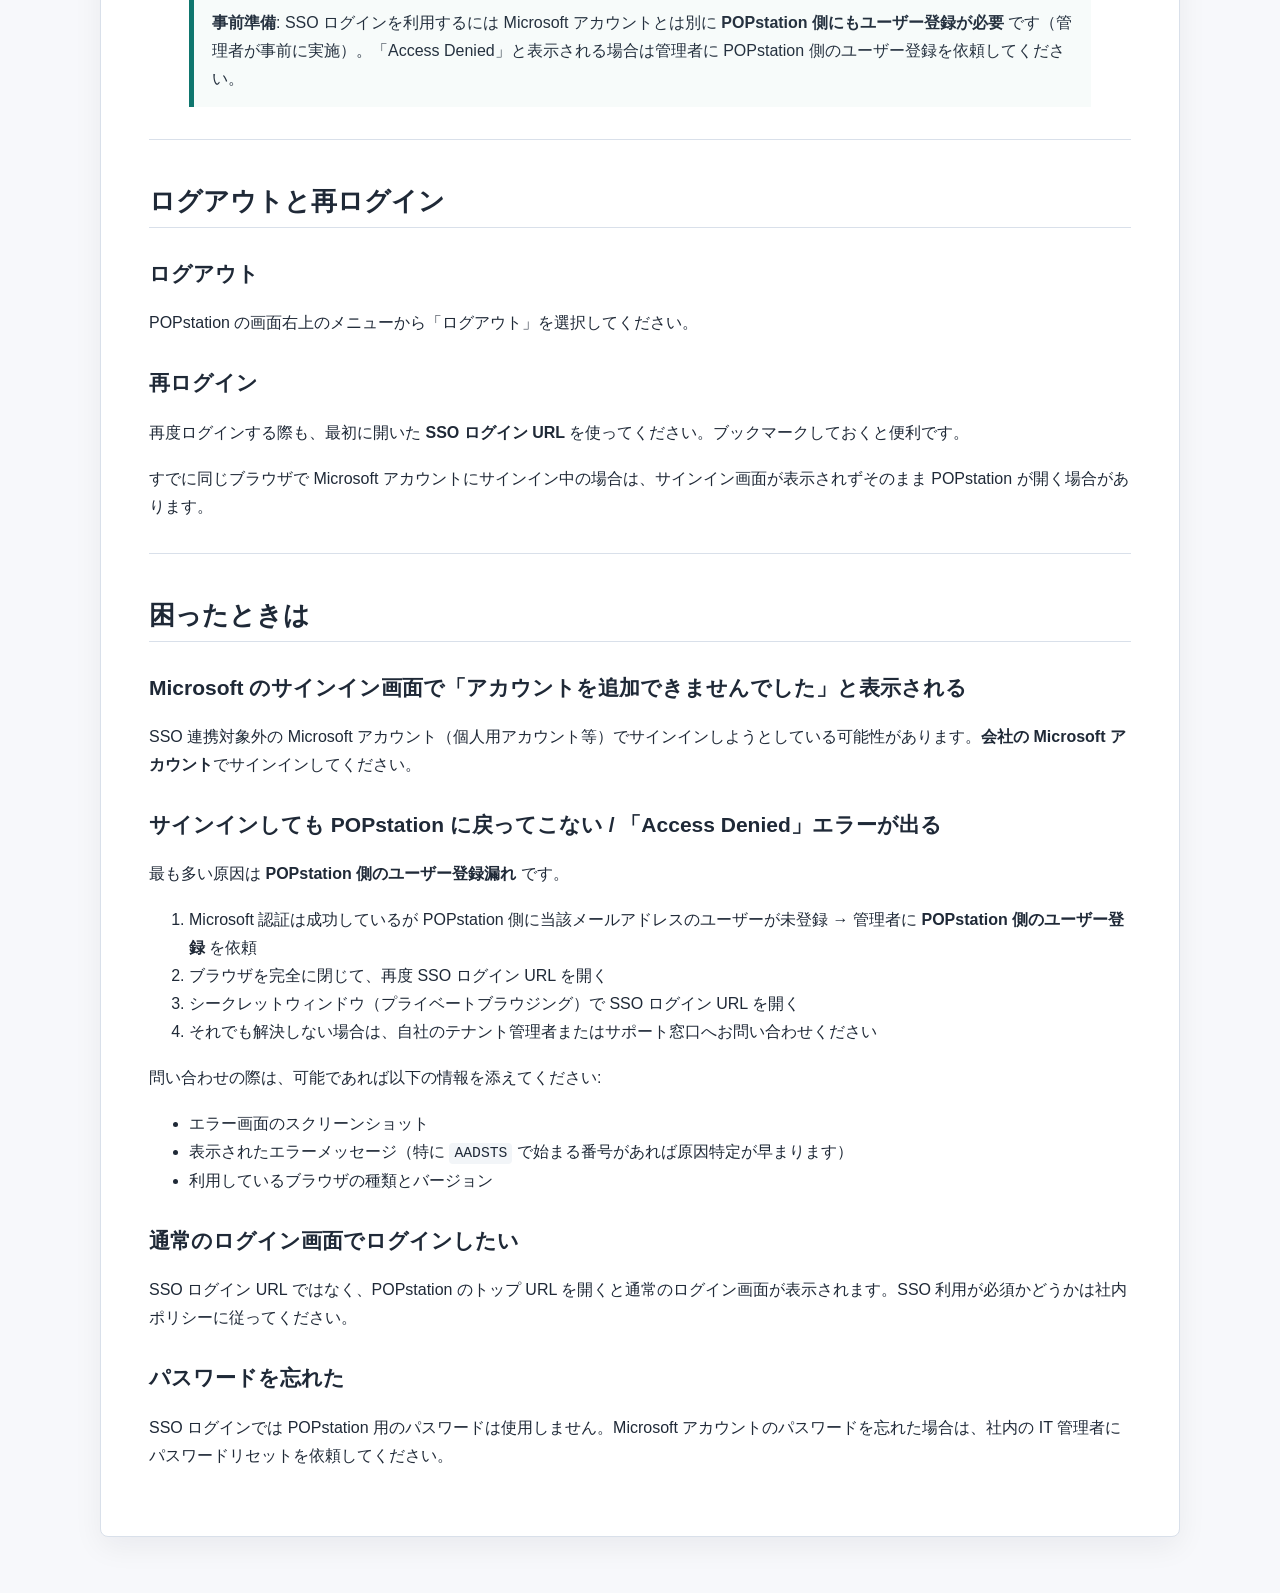
<file: sso-user-login-guide.html>
<!doctype html>
<html lang="ja">
<head>
  <meta charset="utf-8">
  <meta name="viewport" content="width=device-width, initial-scale=1">
  <title>SSOログイン手順（ユーザー向け）</title>
  <link rel="stylesheet" href="style.css">
</head>
<body>
  <div class="page">
    <nav class="doc-nav" aria-label="ドキュメント一覧">
<a href="index.html">一覧</a>
<a href="sso-admin-azure-setup-guide.html">SSO設定ガイド（管理者向け）</a>
<a href="sso-user-login-guide.html">現在: SSOログイン手順（ユーザー向け）</a>
</nav>
    <main>
<h1 id="ssoログイン手順ユーザー向け">SSOログイン手順（ユーザー向け）</h1>

<p><strong>対象</strong>: POPstation を利用する一般ユーザー<br><br>
<strong>目的</strong>: 自社の Microsoft アカウントで POPstation にログインする</p>

<hr>

<h2 id="目次">目次</h2>

<ol>
<li><a href="#ssoログインとは">SSOログインとは</a></li>
<li><a href="#ログイン手順">ログイン手順</a></li>
<li><a href="#ログアウトと再ログイン">ログアウトと再ログイン</a></li>
<li><a href="#困ったときは">困ったときは</a></li>
</ol>

<hr>

<h2 id="ssoログインとは">SSOログインとは</h2>

<p>普段業務で使っている <strong>Microsoft アカウント</strong>（Microsoft 365 のアカウント等）を使って POPstation にログインできる仕組みです。</p>

<ul>
<li>POPstation 専用のパスワードを覚える必要がありません</li>
<li>既に Microsoft アカウントにログインしていれば、ボタン 1 つで POPstation にもログインできます</li>
<li>多要素認証（MFA）が設定されている場合は、Microsoft アカウントの認証画面でそのまま実施します</li>
</ul>

<hr>

<h2 id="ログイン手順">ログイン手順</h2>

<h3 id="1.-ssoログインurlを開く">1. SSOログインURLを開く</h3>

<p>会社（テナント管理者）から配布された <strong>SSO ログイン URL</strong> をブラウザで開いてください。URL の形式は以下のようになります:</p>

<pre><code>https://popstation.ai/signin?sso=&lt;英数字の文字列&gt;</code></pre>

<blockquote>
<p><strong>Tips</strong>: SSO ログイン URL をブラウザのブックマークに登録しておくと毎回のログインが楽になります。</p>
</blockquote>

<h3 id="2.-microsoftのサインイン画面でログイン">2. Microsoftのサインイン画面でログイン</h3>

<p>ログイン URL を開くと、自動的に Microsoft のサインイン画面に遷移します。</p>

<ol>
<li>会社の Microsoft アカウント（メールアドレス）を入力 → 「次へ」</li>
<li>パスワードを入力 → 「サインイン」</li>
<li>多要素認証が設定されている場合は、画面の指示に従って認証（スマートフォンアプリ承認・SMS コード入力など）</li>
<li>「サインインの状態を維持しますか？」と表示された場合はご自身の判断で選択</li>
</ol>

<h3 id="3.-POPstation-が表示される">3. POPstation が表示される</h3>

<p>サインインに成功すると、自動的に POPstation のチャット画面に遷移します。これでログイン完了です。</p>

<blockquote>
<p><strong>事前準備</strong>: SSO ログインを利用するには Microsoft アカウントとは別に <strong>POPstation 側にもユーザー登録が必要</strong> です（管理者が事前に実施）。「Access Denied」と表示される場合は管理者に POPstation 側のユーザー登録を依頼してください。</p>
</blockquote>

<hr>

<h2 id="ログアウトと再ログイン">ログアウトと再ログイン</h2>

<h3 id="ログアウト">ログアウト</h3>

<p>POPstation の画面右上のメニューから「ログアウト」を選択してください。</p>

<h3 id="再ログイン">再ログイン</h3>

<p>再度ログインする際も、最初に開いた <strong>SSO ログイン URL</strong> を使ってください。ブックマークしておくと便利です。</p>

<p>すでに同じブラウザで Microsoft アカウントにサインイン中の場合は、サインイン画面が表示されずそのまま POPstation が開く場合があります。</p>

<hr>

<h2 id="困ったときは">困ったときは</h2>

<h3 id="microsoft-のサインイン画面でアカウントを追加できませんでしたと表示される">Microsoft のサインイン画面で「アカウントを追加できませんでした」と表示される</h3>

<p>SSO 連携対象外の Microsoft アカウント（個人用アカウント等）でサインインしようとしている可能性があります。<strong>会社の Microsoft アカウント</strong>でサインインしてください。</p>

<h3 id="サインインしても-POPstation-に戻ってこない-access-deniedエラーが出る">サインインしても POPstation に戻ってこない / 「Access Denied」エラーが出る</h3>

<p>最も多い原因は <strong>POPstation 側のユーザー登録漏れ</strong> です。</p>

<ol>
<li>Microsoft 認証は成功しているが POPstation 側に当該メールアドレスのユーザーが未登録 → 管理者に <strong>POPstation 側のユーザー登録</strong> を依頼</li>
<li>ブラウザを完全に閉じて、再度 SSO ログイン URL を開く</li>
<li>シークレットウィンドウ（プライベートブラウジング）で SSO ログイン URL を開く</li>
<li>それでも解決しない場合は、自社のテナント管理者またはサポート窓口へお問い合わせください</li>
</ol>

<p>問い合わせの際は、可能であれば以下の情報を添えてください:</p>

<ul>
<li>エラー画面のスクリーンショット</li>
<li>表示されたエラーメッセージ（特に <code>AADSTS</code> で始まる番号があれば原因特定が早まります）</li>
<li>利用しているブラウザの種類とバージョン</li>
</ul>

<h3 id="通常のログイン画面でログインしたい">通常のログイン画面でログインしたい</h3>

<p>SSO ログイン URL ではなく、POPstation のトップ URL を開くと通常のログイン画面が表示されます。SSO 利用が必須かどうかは社内ポリシーに従ってください。</p>

<h3 id="パスワードを忘れた">パスワードを忘れた</h3>

<p>SSO ログインでは POPstation 用のパスワードは使用しません。Microsoft アカウントのパスワードを忘れた場合は、社内の IT 管理者にパスワードリセットを依頼してください。</p>
    </main>
  </div>
</body>
</html>
</file>
<file: style.css>
:root {
  color-scheme: light;
  --bg: #f7f8fb;
  --paper: #ffffff;
  --text: #1f2937;
  --muted: #5f6b7a;
  --border: #d9e0ea;
  --accent: #0f766e;
  --accent-soft: #e7f5f2;
  --code-bg: #f2f5f8;
  --quote-bg: #f7fbfa;
}

* {
  box-sizing: border-box;
}

body {
  margin: 0;
  background: var(--bg);
  color: var(--text);
  font-family: -apple-system, BlinkMacSystemFont, "Segoe UI", "Noto Sans JP", "Hiragino Sans", Meiryo, sans-serif;
  line-height: 1.75;
}

.page {
  width: min(1080px, calc(100% - 32px));
  margin: 0 auto;
  padding: 32px 0 56px;
}

.doc-nav {
  display: flex;
  flex-wrap: wrap;
  gap: 8px;
  margin: 0 0 18px;
}

.doc-nav a {
  display: inline-flex;
  align-items: center;
  min-height: 34px;
  padding: 6px 12px;
  border: 1px solid var(--border);
  border-radius: 6px;
  background: var(--paper);
  color: var(--accent);
  font-size: 14px;
  font-weight: 700;
  text-decoration: none;
}

.doc-nav .internal-label {
  display: inline-flex;
  align-items: center;
  min-height: 34px;
  padding: 6px 12px;
  border: 1px solid #f59e0b;
  border-radius: 6px;
  background: #fff7ed;
  color: #92400e;
  font-size: 14px;
  font-weight: 700;
}

main {
  background: var(--paper);
  border: 1px solid var(--border);
  border-radius: 8px;
  padding: clamp(24px, 4vw, 48px);
  box-shadow: 0 10px 30px rgba(15, 23, 42, 0.06);
}

h1,
h2,
h3,
h4 {
  line-height: 1.35;
  letter-spacing: 0;
}

h1 {
  margin: 0 0 24px;
  padding-bottom: 16px;
  border-bottom: 3px solid var(--accent);
  font-size: clamp(28px, 4vw, 40px);
}

h2 {
  margin-top: 44px;
  padding-bottom: 8px;
  border-bottom: 1px solid var(--border);
  font-size: 26px;
}

h3 {
  margin-top: 32px;
  font-size: 21px;
}

h4 {
  margin-top: 24px;
  font-size: 17px;
}

p,
ul,
ol,
blockquote,
pre,
table,
figure {
  margin-top: 0;
  margin-bottom: 18px;
}

a {
  color: var(--accent);
  text-underline-offset: 3px;
}

hr {
  margin: 32px 0;
  border: 0;
  border-top: 1px solid var(--border);
}

blockquote {
  border-left: 5px solid var(--accent);
  background: var(--quote-bg);
  padding: 14px 18px;
  color: #25313f;
}

blockquote > :last-child {
  margin-bottom: 0;
}

code {
  padding: 0.16em 0.34em;
  border-radius: 4px;
  background: var(--code-bg);
  font-family: "SFMono-Regular", Consolas, "Liberation Mono", Menlo, monospace;
  font-size: 0.92em;
}

pre {
  overflow-x: auto;
  padding: 16px;
  border: 1px solid var(--border);
  border-radius: 8px;
  background: #111827;
  color: #f9fafb;
}

pre code {
  padding: 0;
  background: transparent;
  color: inherit;
}

table {
  width: 100%;
  border-collapse: collapse;
  overflow-wrap: anywhere;
}

th,
td {
  padding: 10px 12px;
  border: 1px solid var(--border);
  vertical-align: top;
}

th {
  background: var(--accent-soft);
  text-align: left;
}

img {
  max-width: 100%;
  height: auto;
  border: 1px solid var(--border);
  border-radius: 8px;
}

figure {
  margin-left: 0;
  margin-right: 0;
}

figcaption {
  margin-top: 8px;
  color: var(--muted);
  font-size: 14px;
}

.task-checkbox {
  width: 1em;
  height: 1em;
  margin: 0 0.45em 0 0;
  vertical-align: -0.12em;
}

.index-list {
  display: grid;
  gap: 12px;
  padding-left: 0;
  list-style: none;
}

.index-list a {
  display: block;
  padding: 14px 16px;
  border: 1px solid var(--border);
  border-radius: 8px;
  background: #fbfcfd;
  font-weight: 700;
  text-decoration: none;
}

@media (max-width: 640px) {
  .page {
    width: min(100% - 20px, 1080px);
    padding-top: 18px;
  }

  main {
    padding: 20px;
  }

  h2 {
    font-size: 23px;
  }

  table {
    display: block;
    overflow-x: auto;
    white-space: nowrap;
  }
}
</file>
<file: SSO_html/style.css>
:root {
  color-scheme: light;
  --bg: #f7f8fb;
  --paper: #ffffff;
  --text: #1f2937;
  --muted: #5f6b7a;
  --border: #d9e0ea;
  --accent: #0f766e;
  --accent-soft: #e7f5f2;
  --code-bg: #f2f5f8;
  --quote-bg: #f7fbfa;
}

* {
  box-sizing: border-box;
}

body {
  margin: 0;
  background: var(--bg);
  color: var(--text);
  font-family: -apple-system, BlinkMacSystemFont, "Segoe UI", "Noto Sans JP", "Hiragino Sans", Meiryo, sans-serif;
  line-height: 1.75;
}

.page {
  width: min(1080px, calc(100% - 32px));
  margin: 0 auto;
  padding: 32px 0 56px;
}

.doc-nav {
  display: flex;
  flex-wrap: wrap;
  gap: 8px;
  margin: 0 0 18px;
}

.doc-nav a {
  display: inline-flex;
  align-items: center;
  min-height: 34px;
  padding: 6px 12px;
  border: 1px solid var(--border);
  border-radius: 6px;
  background: var(--paper);
  color: var(--accent);
  font-size: 14px;
  font-weight: 700;
  text-decoration: none;
}

.doc-nav .internal-label {
  display: inline-flex;
  align-items: center;
  min-height: 34px;
  padding: 6px 12px;
  border: 1px solid #f59e0b;
  border-radius: 6px;
  background: #fff7ed;
  color: #92400e;
  font-size: 14px;
  font-weight: 700;
}

main {
  background: var(--paper);
  border: 1px solid var(--border);
  border-radius: 8px;
  padding: clamp(24px, 4vw, 48px);
  box-shadow: 0 10px 30px rgba(15, 23, 42, 0.06);
}

h1,
h2,
h3,
h4 {
  line-height: 1.35;
  letter-spacing: 0;
}

h1 {
  margin: 0 0 24px;
  padding-bottom: 16px;
  border-bottom: 3px solid var(--accent);
  font-size: clamp(28px, 4vw, 40px);
}

h2 {
  margin-top: 44px;
  padding-bottom: 8px;
  border-bottom: 1px solid var(--border);
  font-size: 26px;
}

h3 {
  margin-top: 32px;
  font-size: 21px;
}

h4 {
  margin-top: 24px;
  font-size: 17px;
}

p,
ul,
ol,
blockquote,
pre,
table,
figure {
  margin-top: 0;
  margin-bottom: 18px;
}

a {
  color: var(--accent);
  text-underline-offset: 3px;
}

hr {
  margin: 32px 0;
  border: 0;
  border-top: 1px solid var(--border);
}

blockquote {
  border-left: 5px solid var(--accent);
  background: var(--quote-bg);
  padding: 14px 18px;
  color: #25313f;
}

blockquote > :last-child {
  margin-bottom: 0;
}

code {
  padding: 0.16em 0.34em;
  border-radius: 4px;
  background: var(--code-bg);
  font-family: "SFMono-Regular", Consolas, "Liberation Mono", Menlo, monospace;
  font-size: 0.92em;
}

pre {
  overflow-x: auto;
  padding: 16px;
  border: 1px solid var(--border);
  border-radius: 8px;
  background: #111827;
  color: #f9fafb;
}

pre code {
  padding: 0;
  background: transparent;
  color: inherit;
}

table {
  width: 100%;
  border-collapse: collapse;
  overflow-wrap: anywhere;
}

th,
td {
  padding: 10px 12px;
  border: 1px solid var(--border);
  vertical-align: top;
}

th {
  background: var(--accent-soft);
  text-align: left;
}

img {
  max-width: 100%;
  height: auto;
  border: 1px solid var(--border);
  border-radius: 8px;
}

figure {
  margin-left: 0;
  margin-right: 0;
}

figcaption {
  margin-top: 8px;
  color: var(--muted);
  font-size: 14px;
}

.task-checkbox {
  width: 1em;
  height: 1em;
  margin: 0 0.45em 0 0;
  vertical-align: -0.12em;
}

.index-list {
  display: grid;
  gap: 12px;
  padding-left: 0;
  list-style: none;
}

.index-list a {
  display: block;
  padding: 14px 16px;
  border: 1px solid var(--border);
  border-radius: 8px;
  background: #fbfcfd;
  font-weight: 700;
  text-decoration: none;
}

@media (max-width: 640px) {
  .page {
    width: min(100% - 20px, 1080px);
    padding-top: 18px;
  }

  main {
    padding: 20px;
  }

  h2 {
    font-size: 23px;
  }

  table {
    display: block;
    overflow-x: auto;
    white-space: nowrap;
  }
}
</file>
